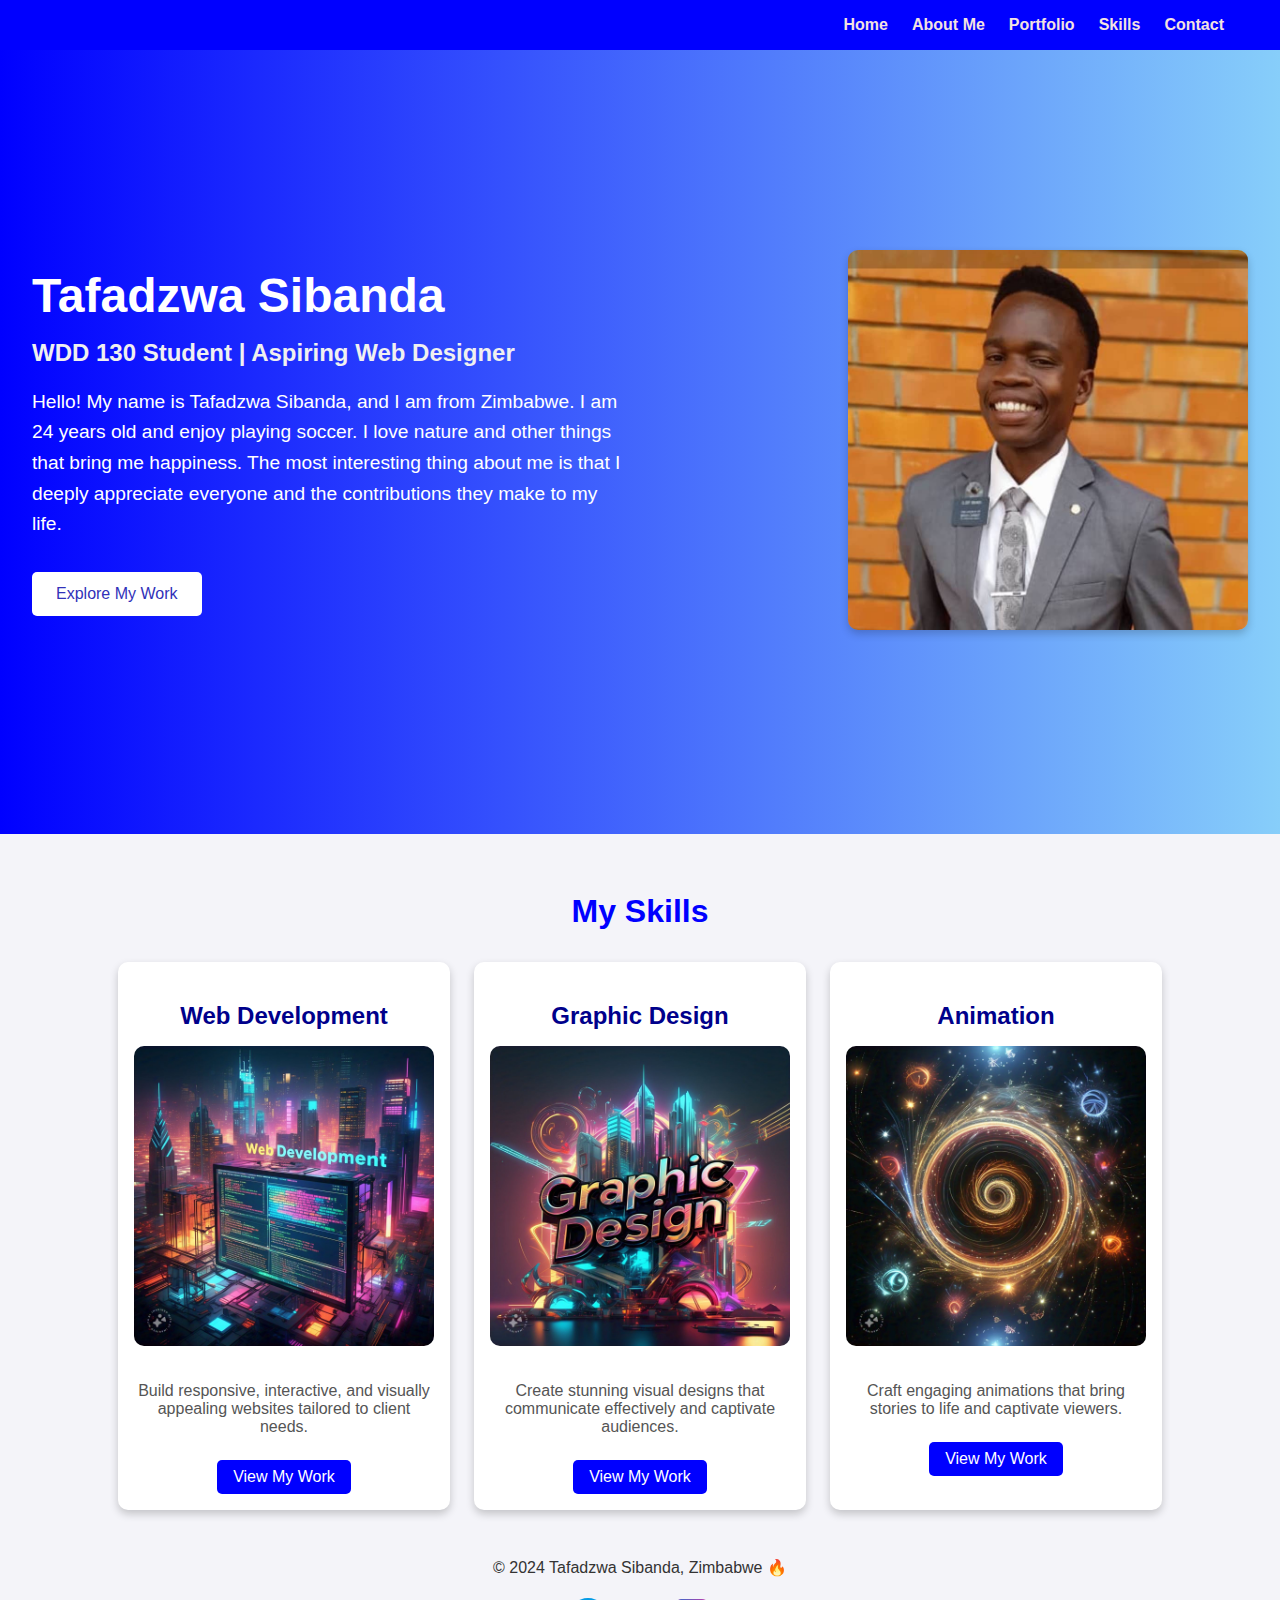
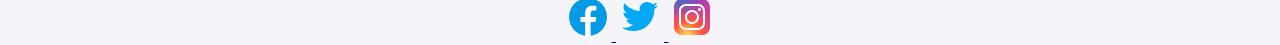
<file: index.html>
<!DOCTYPE html>
<html lang="en-US">
<head>
  <meta charset="utf-8">
  <meta name="viewport" content="width=device-width, initial-scale=1.0">
  <meta name="description" content="Explore the wonderful world of Tafadzwa Sibanda. This page showcases his exciting journey as he pursues his degree to become a professional Web Designer in WDD 130.">
  <meta name="author" content="Tafadzwa Sibanda">
  <title>Tafadzwa Sibanda | WDD 130</title>
  <link rel="stylesheet" href="Styles/styles.css">
</head>
<body>
  <header>
    <nav>
      <ul class="navbar">
        <li><a href="index.html">Home</a></li>
        <li><a href="about.html">About Me</a></li>
        <li><a href="portfolio.html">Portfolio</a></li>
        <li><a href="Skills.html">Skills</a></li>
        <li><a href="Contact.html">Contact</a></li>
      </ul>
    </nav>
  </header>


  <main>
    <section class="hero">
      <div class="hero-content">
        <h1>Tafadzwa Sibanda</h1>
        <h2>WDD 130 Student | Aspiring Web Designer</h2>
        <p>
          Hello! My name is Tafadzwa Sibanda, and I am from Zimbabwe. I am 24 years old and enjoy playing soccer.
          I love nature and other things that bring me happiness. The most interesting thing about me is that I
          deeply appreciate everyone and the contributions they make to my life.
        </p>
      <a href="#my-skills">  <button class="cta-button">Explore My Work</button></a>
      </div>
      <div class="hero-image">
        <img src="images/taffy.jpeg" alt="Tafadzwa Sibanda">
      </div>
    </section>
  </main>

  <div class="top-skills" id="my-skills">
    <h2>My Skills</h2>
    <div class="card-container">
      <div class="card">
        <h3>Web Development</h3>
        <img src="images/WebDev1.jpeg" alt="Web Development">
        <p>
          Build responsive, interactive, and visually appealing websites tailored to client needs.
        </p>
        <button class="view-work-btn">View My Work</button>
      </div>
      <div class="card">
        <h3>Graphic Design</h3>
        <img src="images/GraphicDesign.jpeg" alt="Graphic Design">
        <p>
          Create stunning visual designs that communicate effectively and captivate audiences.
        </p>
        <button class="view-work-btn">View My Work</button>
      </div>
      <div class="card">
        <h3>Animation</h3>
        <img src="images/Animation.jpeg" alt="Animation">
        <p>
          Craft engaging animations that bring stories to life and captivate viewers.
        </p>
        <button class="view-work-btn">View My Work</button>
      </div>
    </div>
  </div>

  <footer>
    <p>&copy; 2024 Tafadzwa Sibanda, Zimbabwe &#x1F525;</p>
    <nav class="sociallinks">
      <a href="https://facebook.com" target="_blank">
          <img src="images/facebook.svg" alt="Facebook">
      </a>
      <a href="https://twitter.com" target="_blank">
          <img src="images/twitter.svg" alt="Twitter">
      </a>
      <a href="https://instagram.com" target="_blank">
          <img src="images/instagram.svg" alt="Instagram">
    </a>
  </footer>
</body>
</html>
</file>
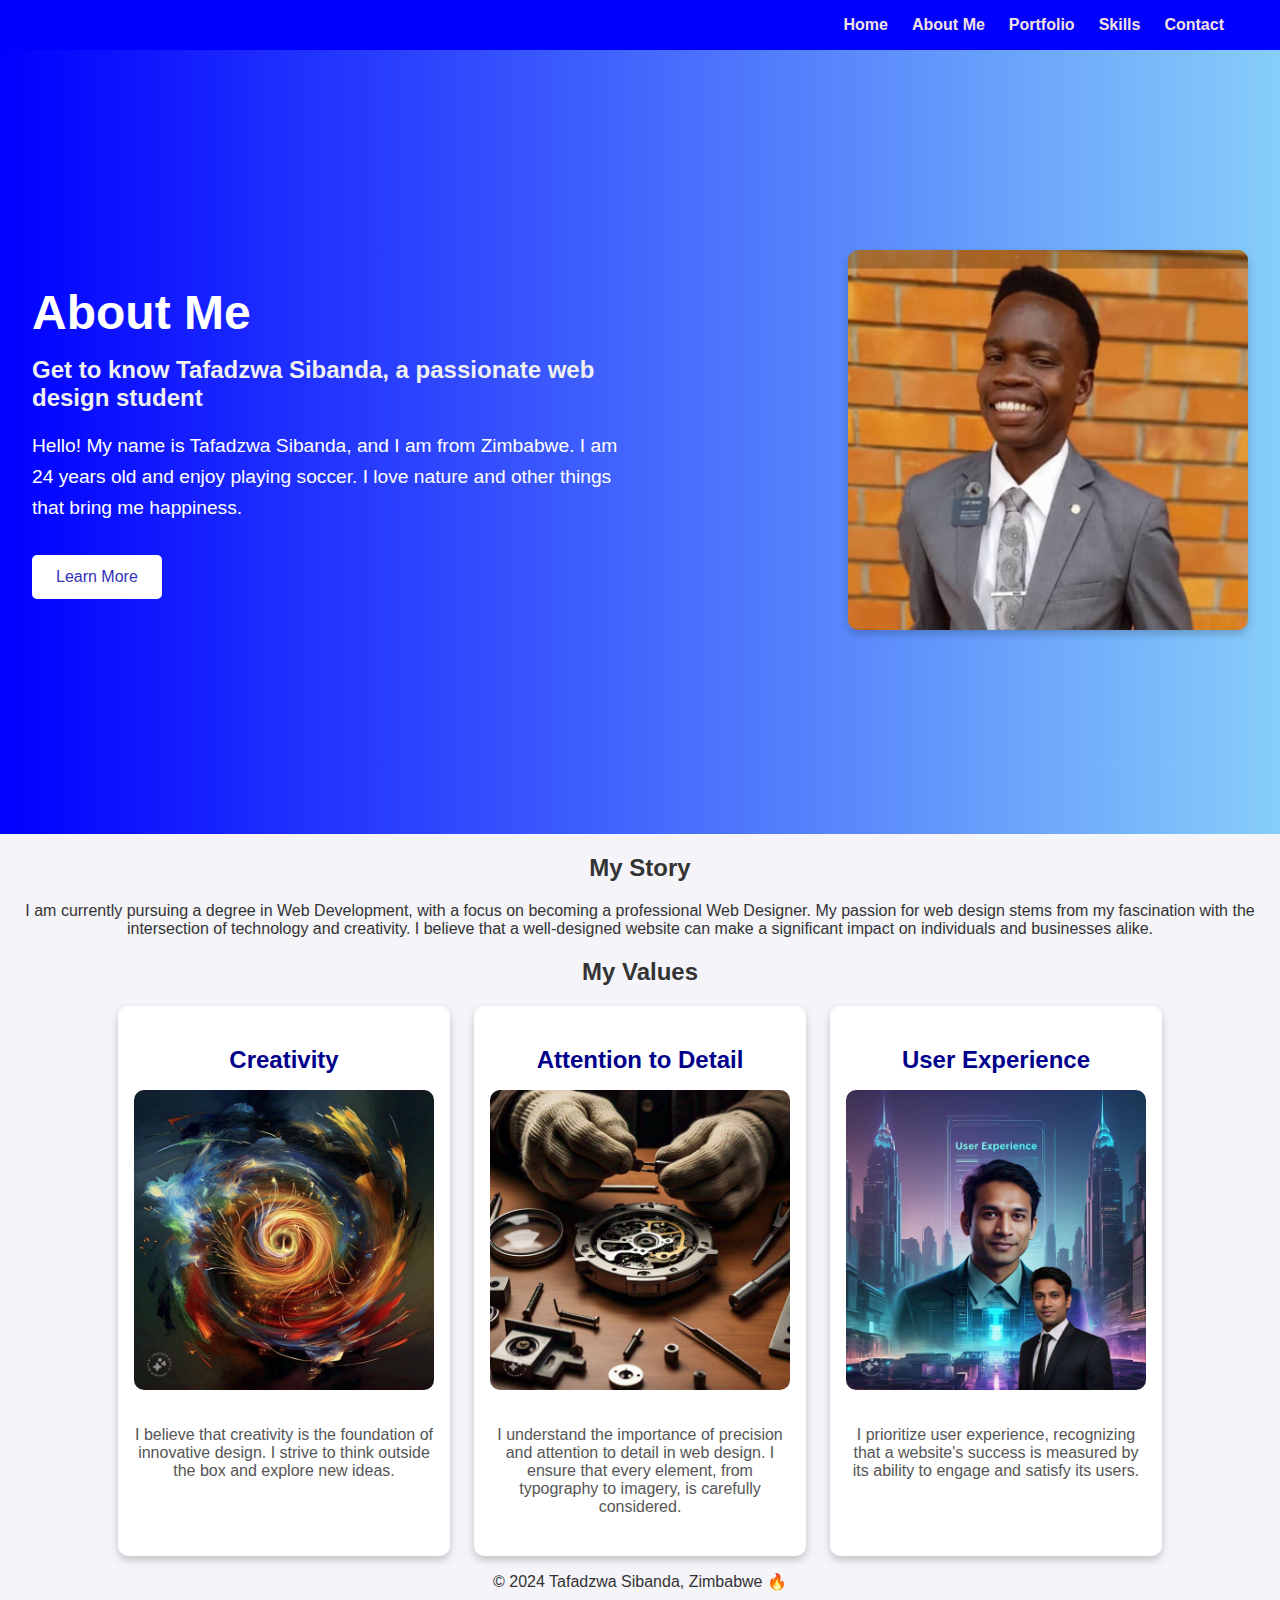
<file: about.html>
<!DOCTYPE html>
<html lang="en-US">
<head>
<meta charset="utf-8">
<meta name="viewport" content="width=device-width, initial-scale=1.0">
<meta name="description" content="Learn more about Tafadzwa Sibanda, a student and aspiring web designer.">
<meta name="author" content="Tafadzwa Sibanda">
<title>Tafadzwa Sibanda | About Me</title>
<link rel="stylesheet" href="Styles/styles.css">
</head>
<body>
<header>
<nav>
<ul class="navbar">
<li><a href="index.html">Home</a></li>
<li><a href="about.html">About Me</a></li>
<li><a href="portfolio.html">Portfolio</a></li>
<li><a href="Skills.html">Skills</a></li>
<li><a href="Contact.html">Contact</a></li>
</ul>
</nav>
</header>
<main>
<section class="hero">
<div class="hero-content">
<h1>About Me</h1>
<h2>Get to know Tafadzwa Sibanda, a passionate web design student</h2>
<p>Hello! My name is Tafadzwa Sibanda, and I am from Zimbabwe. I am 24 years old and enjoy playing soccer. I love nature and other things that bring me happiness.</p>
<a href="#my-story">
<button class="cta-button">Learn More</button>
</a>
</div>
<div class="hero-image">
<img src="images/taffy.jpeg" alt="Tafadzwa Sibanda">
</div>
</section>
<section class="about-me" id="my-story">
<h2>My Story</h2>
<p>I am currently pursuing a degree in Web Development, with a focus on becoming a professional Web Designer. My passion for web design stems from my fascination with the intersection of technology and creativity. I believe that a well-designed website can make a significant impact on individuals and businesses alike.</p>
<h2>My Values</h2>
<div class="card-container">
<div class="card">
<h3>Creativity</h3>
<img src="images/Creativity.jpg" alt="Creativity">
<p>I believe that creativity is the foundation of innovative design. I strive to think outside the box and explore new ideas.</p>
</div>
<div class="card">
<h3>Attention to Detail</h3>
<img src="images/attention.jpg" alt="Attention to Detail">
<p>I understand the importance of precision and attention to detail in web design. I ensure that every element, from typography to imagery, is carefully considered.</p>
</div>
<div class="card">
<h3>User Experience</h3>
<img src="images/USER EXPERIENCE.jpg" alt="User Experience">
<p>I prioritize user experience, recognizing that a website's success is measured by its ability to engage and satisfy its users.</p>
</div>
</div>
</section>
</main>
<footer>
<p>&copy; 2024 Tafadzwa Sibanda, Zimbabwe &#x1F525;</p>
</footer>
</body>
</html>
</file>
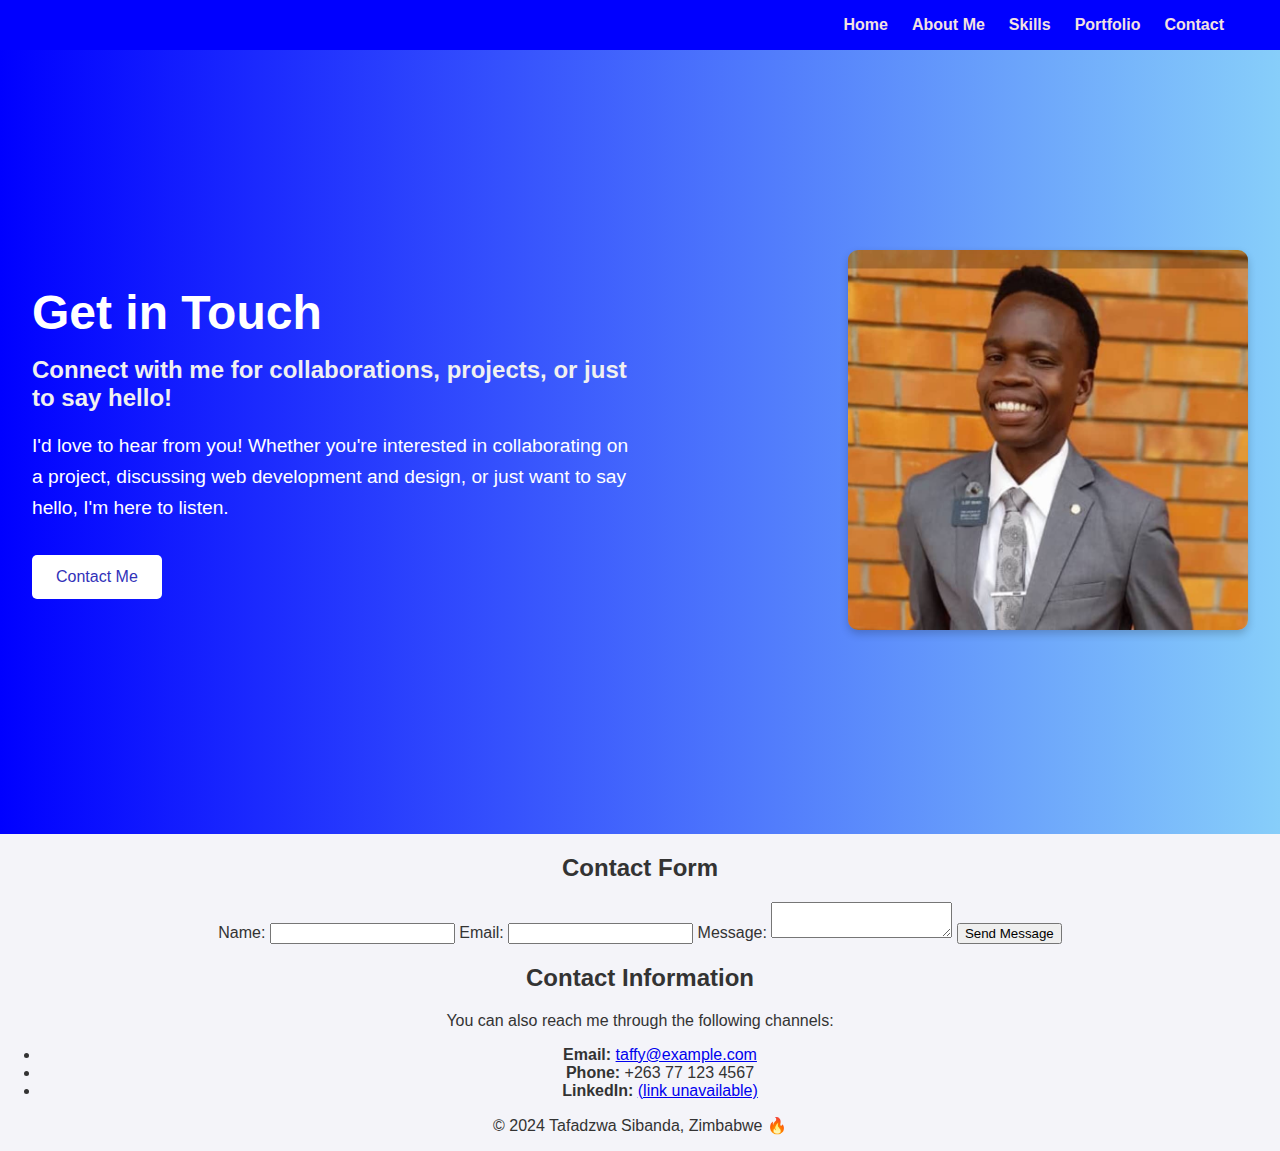
<file: Contact.html>
<!DOCTYPE html>
<html lang="en-US">
<head>
<meta charset="utf-8">
<meta name="viewport" content="width=device-width, initial-scale=1.0">
<meta name="description" content="Get in touch with Tafadzwa Sibanda, a web development student and aspiring web designer.">
<meta name="author" content="Tafadzwa Sibanda">
<title>Tafadzwa Sibanda | Contact</title>
<link rel="stylesheet" href="Styles/styles.css">
</head>
<body>
<header>
<nav>
<ul class="navbar">
<li><a href="index.html">Home</a></li>
<li><a href="about-me.html">About Me</a></li>
<li><a href="skills.html">Skills</a></li>
<li><a href="portfolio.html">Portfolio</a></li>
<li><a href="Contact.html">Contact</a></li>
</ul>
</nav>
</header>
<main>
<section class="hero">
<div class="hero-content">
<h1>Get in Touch</h1>
<h2>Connect with me for collaborations, projects, or just to say hello!</h2>
<p>I'd love to hear from you! Whether you're interested in collaborating on a project, discussing web development and design, or just want to say hello, I'm here to listen.</p>
<a href="#contact-form">
<button class="cta-button">Contact Me</button>
</a>
</div>
<div class="hero-image">
<img src="images/taffy.jpeg" alt="Tafadzwa Sibanda">
</div>
</section>
<section class="contact" id="contact-form">
<h2>Contact Form</h2>
<form>
<label for="name">Name:</label>
<input type="text" id="name" name="name">


<label for="email">Email:</label>
<input type="email" id="email" name="email">


<label for="message">Message:</label>
<textarea id="message" name="message"></textarea>


<input type="submit" value="Send Message">
</form>
</section>
<section class="contact-info">
<h2>Contact Information</h2>
<p>You can also reach me through the following channels:</p>
<ul>
<li><strong>Email:</strong> <a href="mailto:taffy@example.com">taffy@example.com</a></li>
<li><strong>Phone:</strong> +263 77 123 4567</li>
<li><strong>LinkedIn:</strong> <a href="#" target="_blank">(link unavailable)</a></li>
</ul>
</section>
</main>
<footer>
<p>&copy; 2024 Tafadzwa Sibanda, Zimbabwe &#x1F525;</p>
</footer>
</body>
</html>
</file>
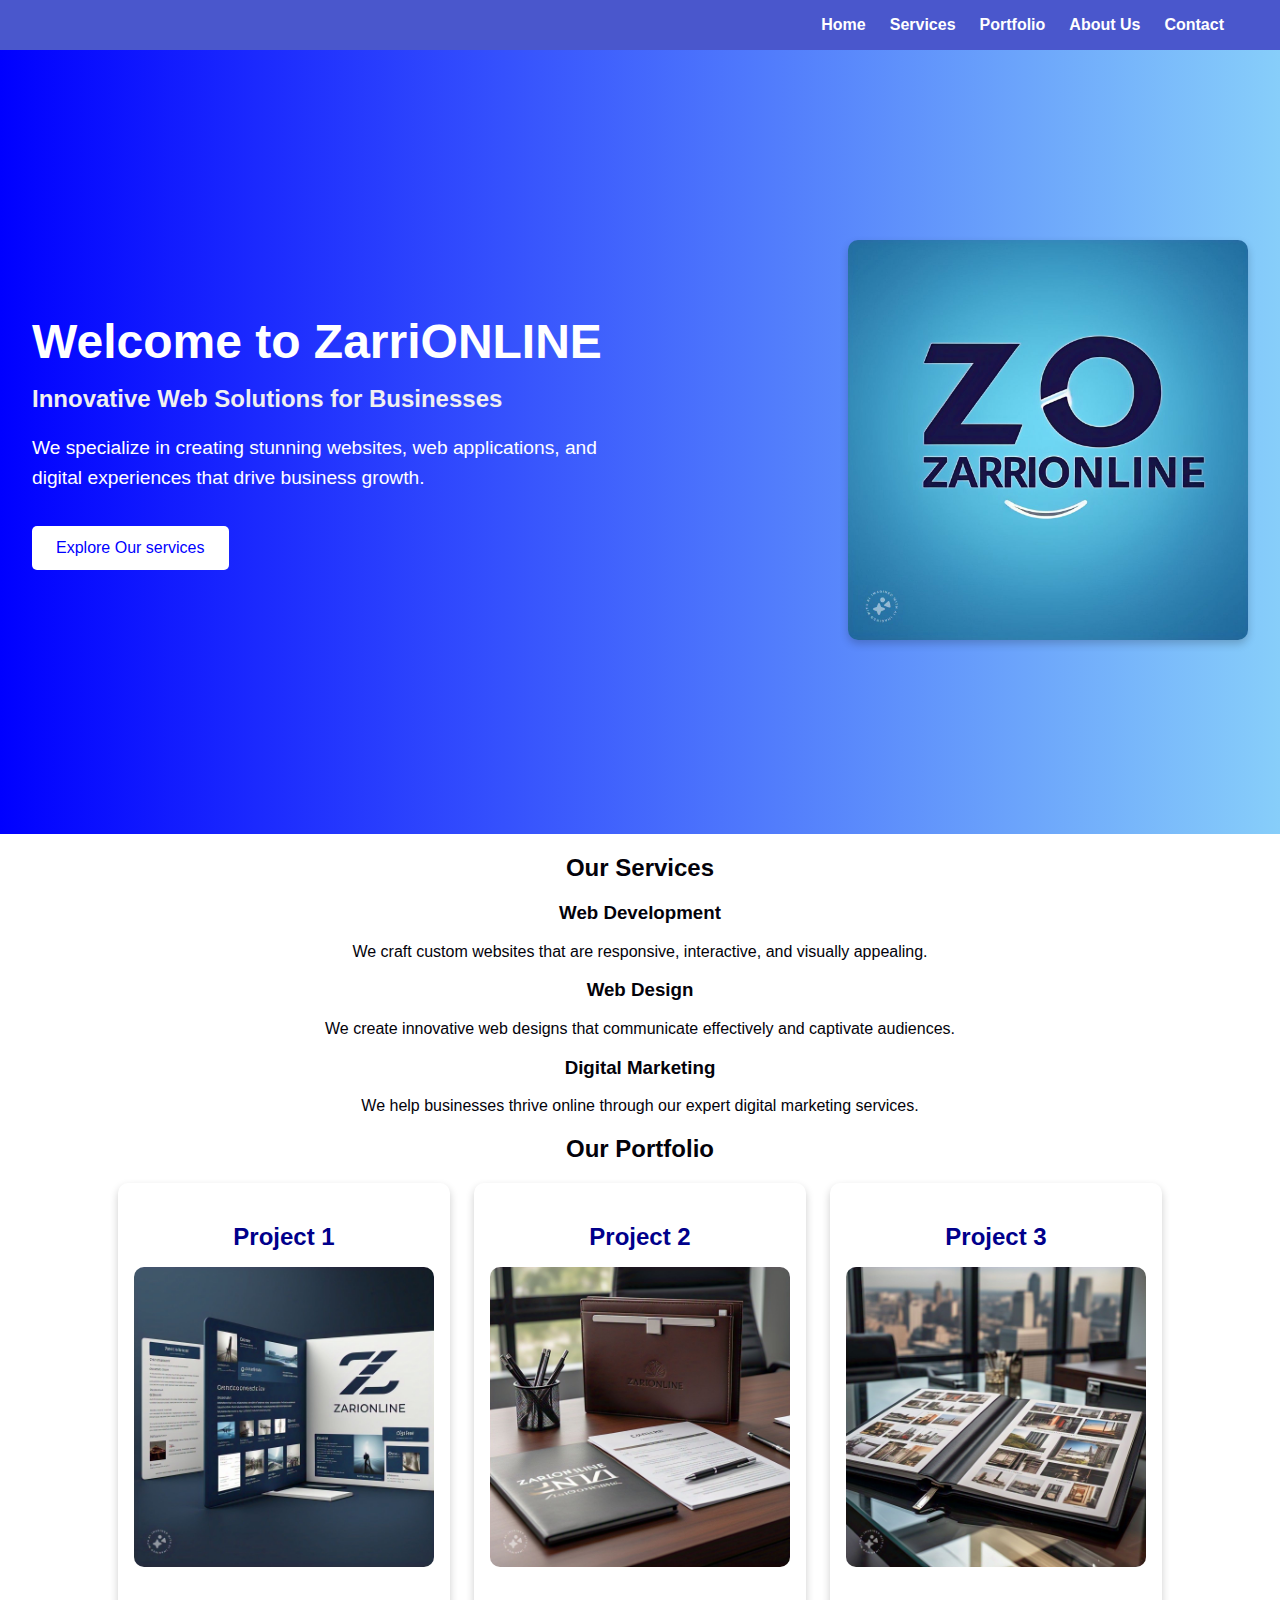
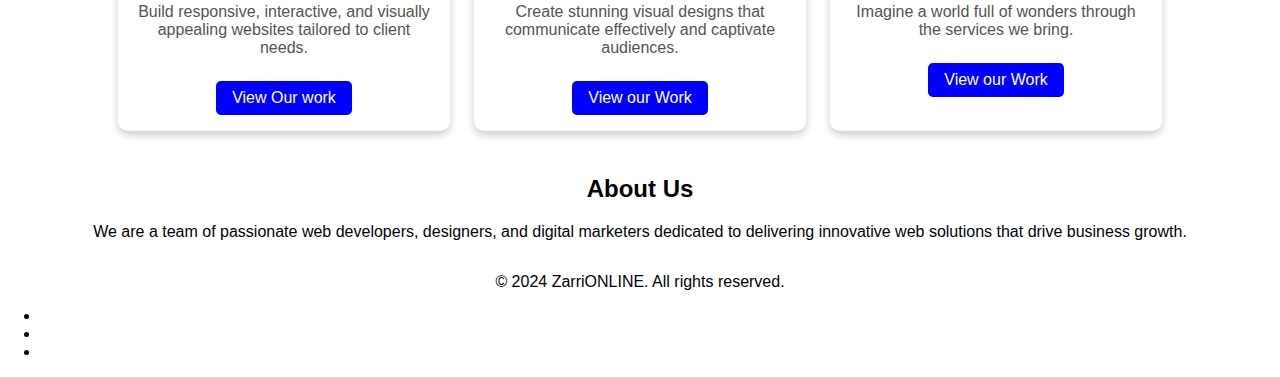
<file: index2.html>
<!DOCTYPE html>
<html lang="en-US">
    <head>

      <meta charset="utf-8">
      <meta name="viewport" content="width=device-width, initial-scale=1.0">
      <meta name="description" content="ZarriONLINE - Innovative Web Solutions for Businesses">
      <meta name="author" content="ZarriONLINE">
      <title>ZarriONLINE - Web Solutions for Businesses</title>
      <link rel="stylesheet" href="Styles/Styles2.css">
    </head>
 <body>
   <header>
     <nav>
       <ul class="navbar">
         <li><a href="#">Home</a></li>
         <li><a href="#services">Services</a></li>
         <li><a href="#portfolio">Portfolio</a></li>
         <li><a href="#about">About Us</a></li>
         <li><a href="#contact">Contact</a></li>
       </ul>
     </nav>
   </header>
   <main>
    <section class="hero">
      <div class="hero-content">
         <h1>Welcome to ZarriONLINE</h1>
         <h2>Innovative Web Solutions for Businesses</h2>
         <p>We specialize in creating stunning websites, web applications, and digital experiences that drive business growth.</p>
         <a href="#our-services">  <button class="cta-button">Explore Our services</button></a> 
        </div>
      <div class="hero-image">
        <img src="images/zarri.jpg" alt="ZarriONLINE">
      </div>
   </section>
<section class="services" id="services">
<h2>Our Services</h2>
<div class="service-cards">
<div class="service-card">
<i class="fas fa-code"></i>
<h3>Web Development</h3>
<p>We craft custom websites that are responsive, interactive, and visually appealing.</p>
</div>
<div class="service-card">
<i class="fas fa-paint-brush"></i>
<h3>Web Design</h3>
<p>We create innovative web designs that communicate effectively and captivate audiences.</p>
</div>
<div class="service-card">
<i class="fas fa-chart-line"></i>
<h3>Digital Marketing</h3>
<p>We help businesses thrive online through our expert digital marketing services.</p>
</div>
</div>
</section>
<div class="Portfolio" id="Portfolio">
  <h2>Our Portfolio</h2>
  <div class="card-container">
    <div class="card">
      <h3>Project 1</h3>
      <img src="images/port1.jpeg" alt="Web Development">
      <p>
        Build responsive, interactive, and visually appealing websites tailored to client needs.
      </p>
      <button class="view-work-btn">View Our work</button>
    </div>
    <div class="card">
      <h3>Project 2</h3>
      <img src="images/port2.jpeg" alt="Graphic Design">
      <p>
        Create stunning visual designs that communicate effectively and captivate audiences.
      </p>
      <button class="view-work-btn">View our Work</button>
    </div>
    <div class="card">
      <h3>Project 3</h3>
      <img src="images/port3.jpeg" alt="Animation">
    <p>Imagine a world full of wonders through the services we bring.</p>
    <button class="view-work-btn">View our Work</button>
</div>

<section class="about" id="about">
  <h2>About Us</h2>
  <p>We are a team of passionate web developers, designers, and digital marketers dedicated to delivering innovative web solutions that drive business growth.</p>
</section>

</main>
<footer>
<p>&copy; 2024 ZarriONLINE. All rights reserved.</p>
<ul class="social-media">
<li><a href="#"><i class="fab fa-facebook-f"></i></a></li>
<li><a href="#"><i class="fab fa-twitter"></i></a></li>
<li><a href="#"><i class="fab fa-linkedin-in"></i></a></li>
</ul>
</footer>
</body>
</html>
</file>
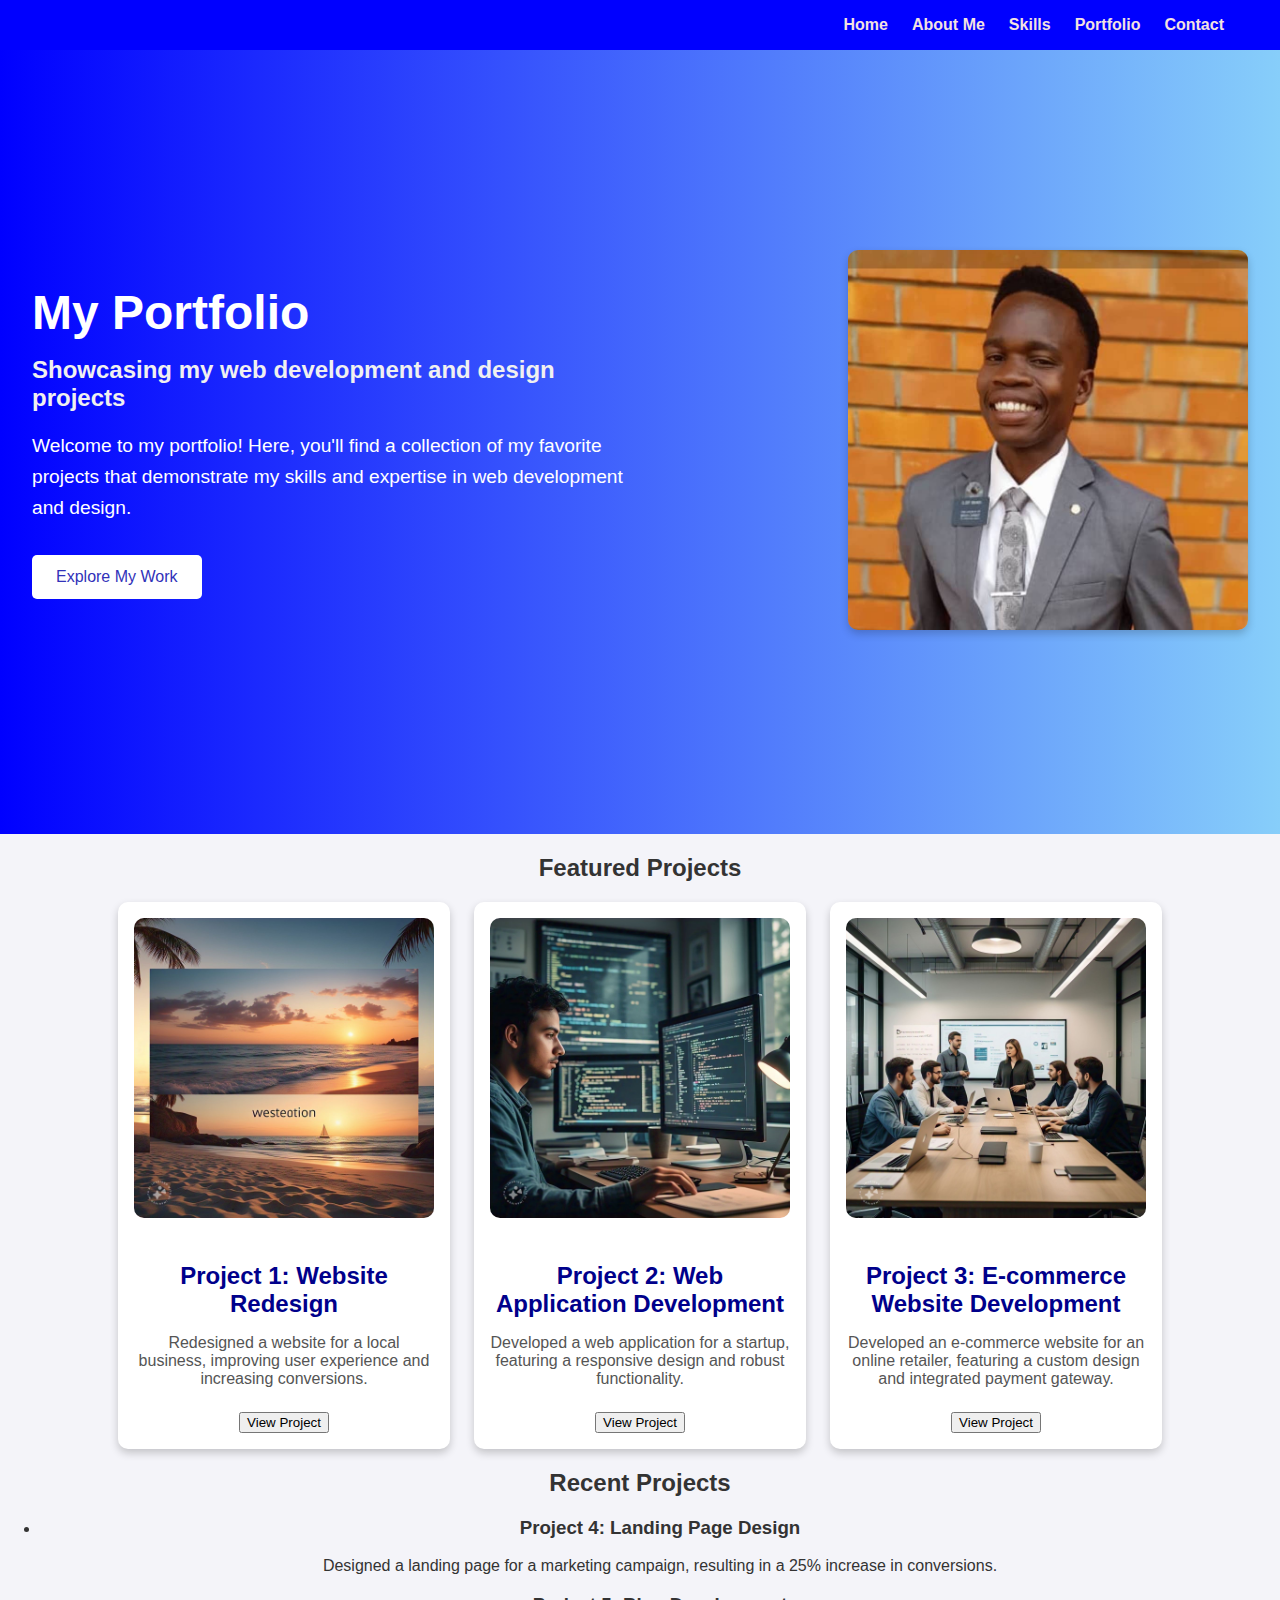
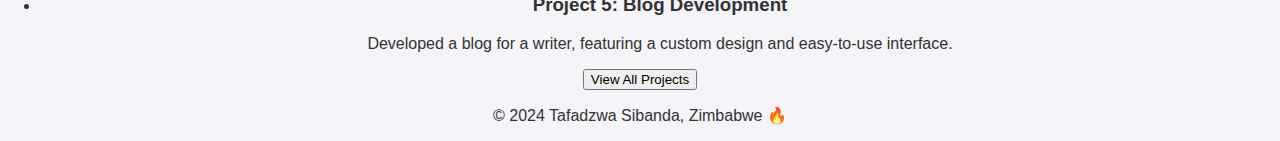
<file: portfolio.html>
<!DOCTYPE html>
<html lang="en-US">
<head>
<meta charset="utf-8">
<meta name="viewport" content="width=device-width, initial-scale=1.0">
<meta name="description" content="Explore Tafadzwa Sibanda's portfolio, featuring web development and design projects.">
<meta name="author" content="Tafadzwa Sibanda">
<title>Tafadzwa Sibanda | Portfolio</title>
<link rel="stylesheet" href="Styles/styles.css">
</head>
<body>
<header>
<nav>
<ul class="navbar">
<li><a href="index.html">Home</a></li>
<li><a href="about.html">About Me</a></li>
<li><a href="skills.html">Skills</a></li>
<li><a href="portfolio.html">Portfolio</a></li>
<li><a href="contact.html">Contact</a></li>
</ul>
</nav>
</header>
<main>
<section class="hero">
<div class="hero-content">
<h1>My Portfolio</h1>
<h2>Showcasing my web development and design projects</h2>
<p>Welcome to my portfolio! Here, you'll find a collection of my favorite projects that demonstrate my skills and expertise in web development and design.</p>
<a href="#projects">
<button class="cta-button">Explore My Work</button>
</a>
</div>
<div class="hero-image">
<img src="images/taffy.jpeg" alt="Tafadzwa Sibanda">
</div>
</section>

<section class="portfolio" id="projects">
<h2>Featured Projects</h2>
<div class="card-container">
<div class="card">
<img src="images/website.jpeg" alt="Project 1">
<h3>Project 1: Website Redesign</h3>
<p>Redesigned a website for a local business, improving user experience and increasing conversions.</p>
<button class="view-project-btn">View Project</button>
</div>
<div class="card">
<img src="images/web development.jpeg" alt="Project 2">
<h3>Project 2: Web Application Development</h3>
<p>Developed a web application for a startup, featuring a responsive design and robust functionality.</p>
<button class="view-project-btn">View Project</button>
</div>
<div class="card">
<img src="images/E-comm.jpeg" alt="Project 3">
<h3>Project 3: E-commerce Website Development</h3>
<p>Developed an e-commerce website for an online retailer, featuring a custom design and integrated payment gateway.</p>
<button class="view-project-btn">View Project</button>
</div>
</div>
</section>
<section class="recent-projects">
<h2>Recent Projects</h2>
<ul>
<li>
<h3>Project 4: Landing Page Design</h3>
<p>Designed a landing page for a marketing campaign, resulting in a 25% increase in conversions.</p>
</li>
<li>
<h3>Project 5: Blog Development</h3>
<p>Developed a blog for a writer, featuring a custom design and easy-to-use interface.</p>
</li>
</ul>
<button class="view-all-projects-btn">View All Projects</button>
</section>
</main>
<footer>
<p>&copy; 2024 Tafadzwa Sibanda, Zimbabwe &#x1F525;</p>
</footer>
</body>
</html>
</file>
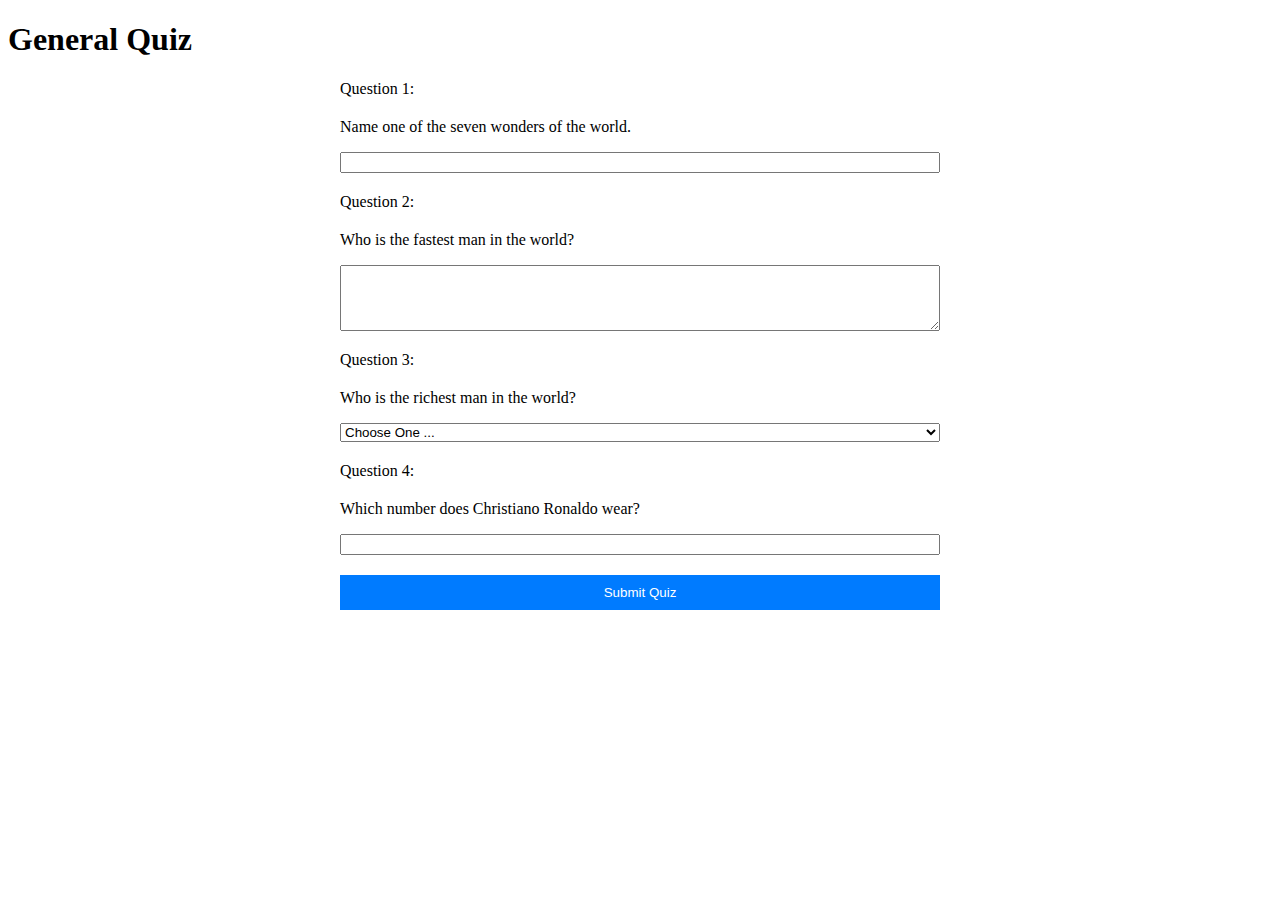
<file: quiz.html>
<!DOCTYPE html>
<html lang="en">
<head>
    <meta charset="UTF-8">
    <meta name="viewport" content="width=device-width, initial-scale=1.0">
    <title>General Quiz</title>
    <link rel="stylesheet" href="styles/quiz.css">
</head>
<body>
    <h1>General Quiz</h1>
    <form action="#" method="post">
        <div class="question">
            <label for="q1">Question 1:</label>
            <p>Name one of the seven wonders of the world.</p>
            <input type="text" id="q1" name="q1">
        </div>
        <div class="question">
            <label for="q2">Question 2:</label>
            <p>Who is the fastest man in the world?</p>
            <textarea id="q2" name="q2" rows="4"></textarea>
        </div>
        <div class="question">
            <label for="q3">Question 3:</label>
            <p>Who is the richest man in the world?</p>
            <select id="q3" name="q3">
                <option value="" selected disabled>Choose One ...</option>
                <option value="option1">Bill Gates</option>
                <option value="option2">Mark Zurgabak</option>
                <option value="option3">Donald Trump</option>
            </select>
        </div>
        <div class="question">
            <label for="q4">Question 4:</label>
            <p>Which number does Christiano Ronaldo wear?</p>
            <input type="number" id="q4" name="q4">
        </div>
        <button type="submit">Submit Quiz</button>
    </form>
</body>
</html>
</file>
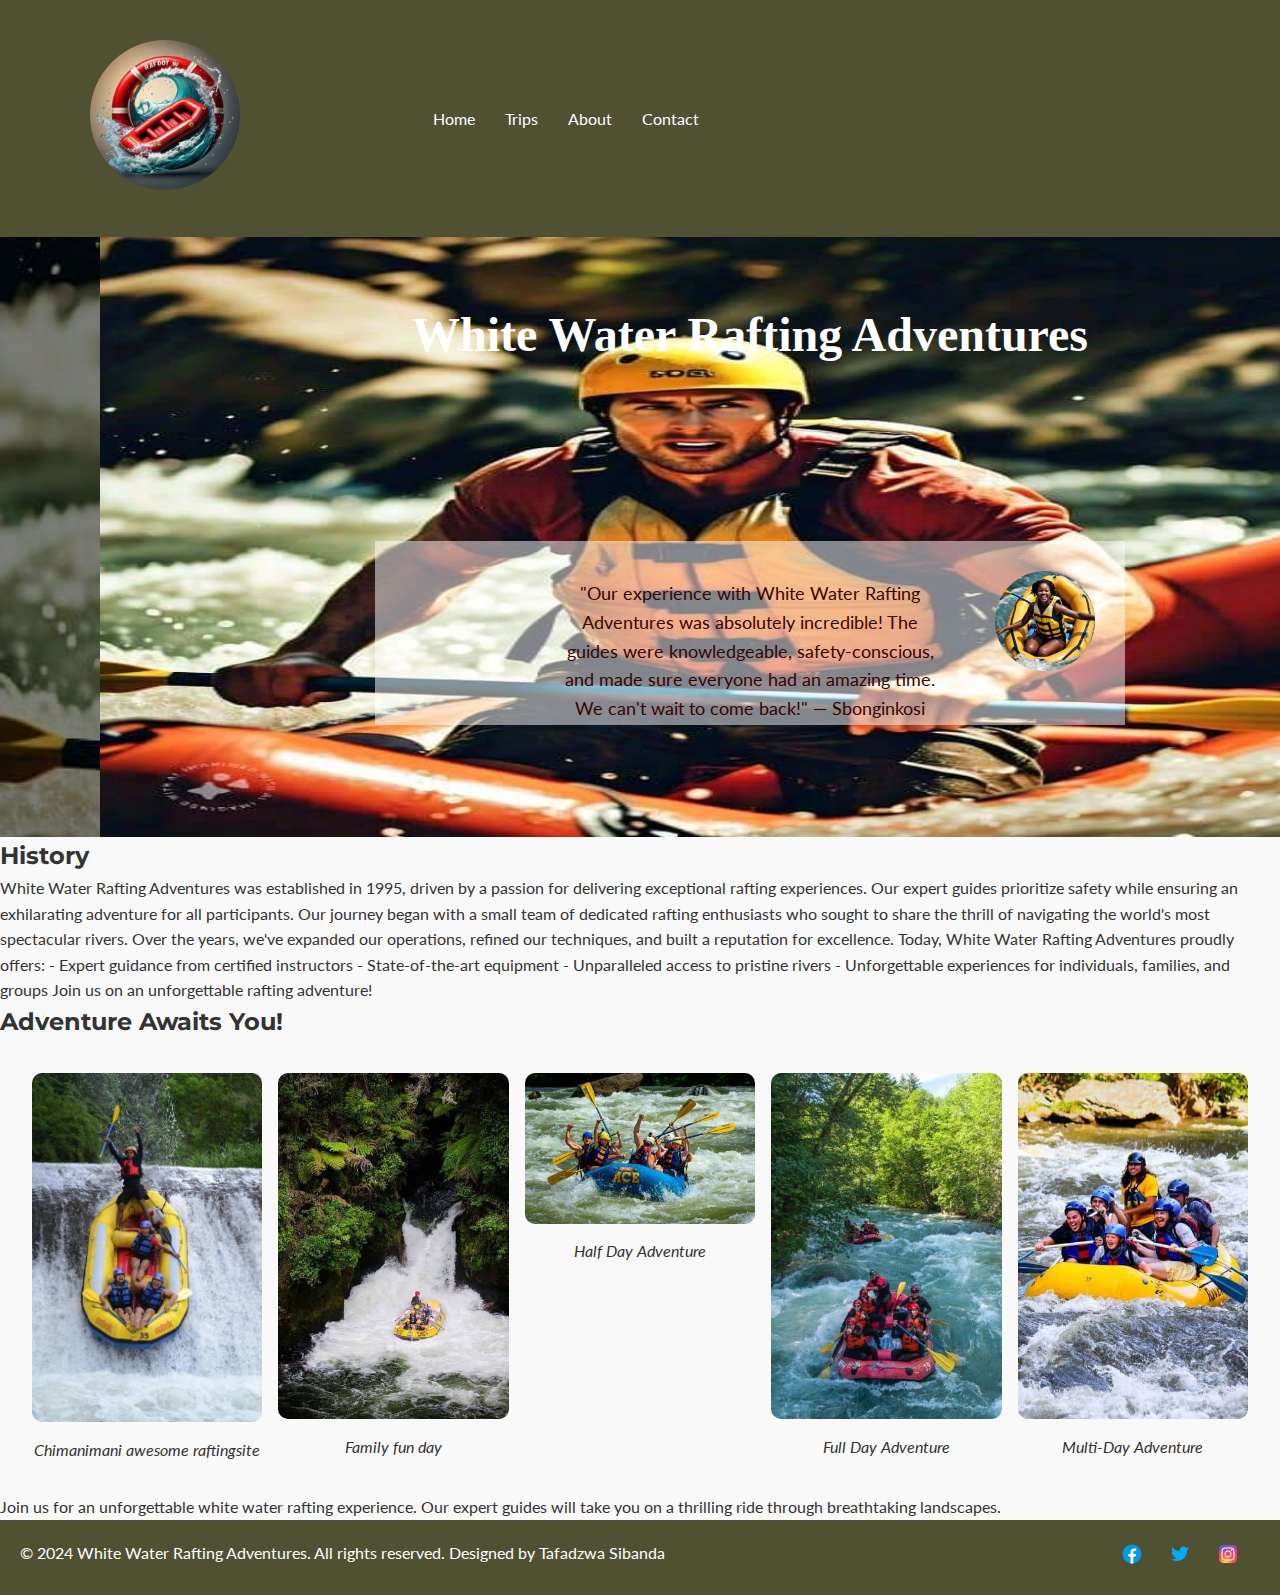
<file: wwr/about.html>
<!DOCTYPE html>
<html lang="en">
<head>
    <meta charset="UTF-8">
    <meta name="viewport" content="width=device-width, initial-scale=1.0">
    <meta name="description" content="Discover the history, adventures, and unforgettable experiences offered by White Water Rafting Adventures. Join us for thrilling rafting trips!">
    <meta name="author" content="Tafadzwa Sibanda">
    <title>White Water Rafting - About Us</title>
    <link rel="stylesheet" href="Styles/rafting.css">
    <link rel="preconnect" href="https://fonts.googleapis.com">
    <link rel="preconnect" href="https://fonts.gstatic.com" crossorigin>
    <link rel="stylesheet" href="https://fonts.googleapis.com/css2?family=Lato:ital,wght@0,400;0,700&display=swap">
    <link rel="stylesheet" href="https://fonts.googleapis.com/css2?family=Montserrat:wght@400;700&display=swap">
    <link rel="stylesheet" href="https://fonts.googleapis.com/css2?family=Open+Sans:ital,wght@0,300;0,400;0,600;0,700;1,300;1,400;1,600;1,700&display=swap">

    </head>
<body>
    <header>
        <div class="logo-container">
        <img src="images/wwr-logo.png" alt="White Water Rafting Logo" class="logo">
        </div>
        <nav class="nav-center">
            <ul>
              <li><a href="../index.html">Home</a></li>
              <li><a href="trips.html">Trips</a></li>
              <li><a href="about.html">About</a></li>
              <li><a href="contact.html">Contact</a></li>
            </ul>
          </nav>
    </header>
    <main>
        <div class="hero">
            <img src="images/hero-image.jpeg" alt="White Water Rafting Hero Image" height="600" width="1400">
            <div class="hero-content">
              <h1 class="hero-title">White Water Rafting Adventures</h1>
              <article class="happy-client">
                <img src="images/happy-client.jpeg" alt="Happy Client">
                <p>"Our experience with White Water Rafting Adventures was absolutely incredible! The guides were knowledgeable, safety-conscious, and made sure everyone had an amazing time. We can't wait to come back!" — Sbonginkosi </p>
              </article>
            </div>
          </div>
        <section>
            <h2>History</h2>
            <p>White Water Rafting Adventures was established in 1995, driven by a passion for delivering exceptional rafting experiences. Our expert guides prioritize safety while ensuring an exhilarating adventure for all participants.

                Our journey began with a small team of dedicated rafting enthusiasts who sought to share the thrill of navigating the world's most spectacular rivers. Over the years, we've expanded our operations, refined our techniques, and built a reputation for excellence.
                
                Today, White Water Rafting Adventures proudly offers:
                
                - Expert guidance from certified instructors
                - State-of-the-art equipment
                - Unparalleled access to pristine rivers
                - Unforgettable experiences for individuals, families, and groups
                
                Join us on an unforgettable rafting adventure!</p>
        </section>
        <div>
            <h2>Adventure Awaits You!</h2>
            <div class="adventures">
             <figure>
              <img src="images/raft1.jpeg" alt="Rafting Image 1" width="250" height="300">
              <figcaption>Chimanimani awesome raftingsite</figcaption>
             </figure>

             <figure>
              <img src="images/raft2.jpeg" alt="Rafting Image 2" width="250" height="300">
              <figcaption>Family fun day</figcaption>
             </figure>

             <figure>
              <img src="images/raft3.jpeg" alt="Rafting Image 3" width="250" height="300">
              <figcaption>Half Day Adventure</figcaption>
             </figure>
        
             <figure>
              <img src="images/raft4.jpeg" alt="Rafting Image 4" width="250" height="300">
              <figcaption>Full Day Adventure</figcaption>
             </figure>

             <figure>
              <img src="images/rafting5.jpeg" alt="Rafting Image 5" width="250" height="300">
              <figcaption>Multi-Day Adventure</figcaption>
             </figure>
            </div>

             <div class="adventure-callout">

                <p>Join us for an unforgettable white water rafting experience. Our expert guides will take you on a thrilling ride through breathtaking landscapes.</p>
        
              </div>
        </section>
    </main>
    <footer>
        <p>&copy; 2024 White Water Rafting Adventures. All rights reserved. Designed by Tafadzwa Sibanda</p>
        <nav class="sociallinks">
            <a href="https://facebook.com"target="_blank" >
              <img src="images/facebook.svg" alt="Facebook"></a>
            <a href="https://twitter.com"target="_blank" >
              <img src="images/twitter.svg" alt="Twitter"></a>
            <a href="https://instagram.com"target="_blank" >
              <img src="images/instagram.svg" alt="Instagram"></a>
        </nav>
    </footer>
</body>
</html>
</file>
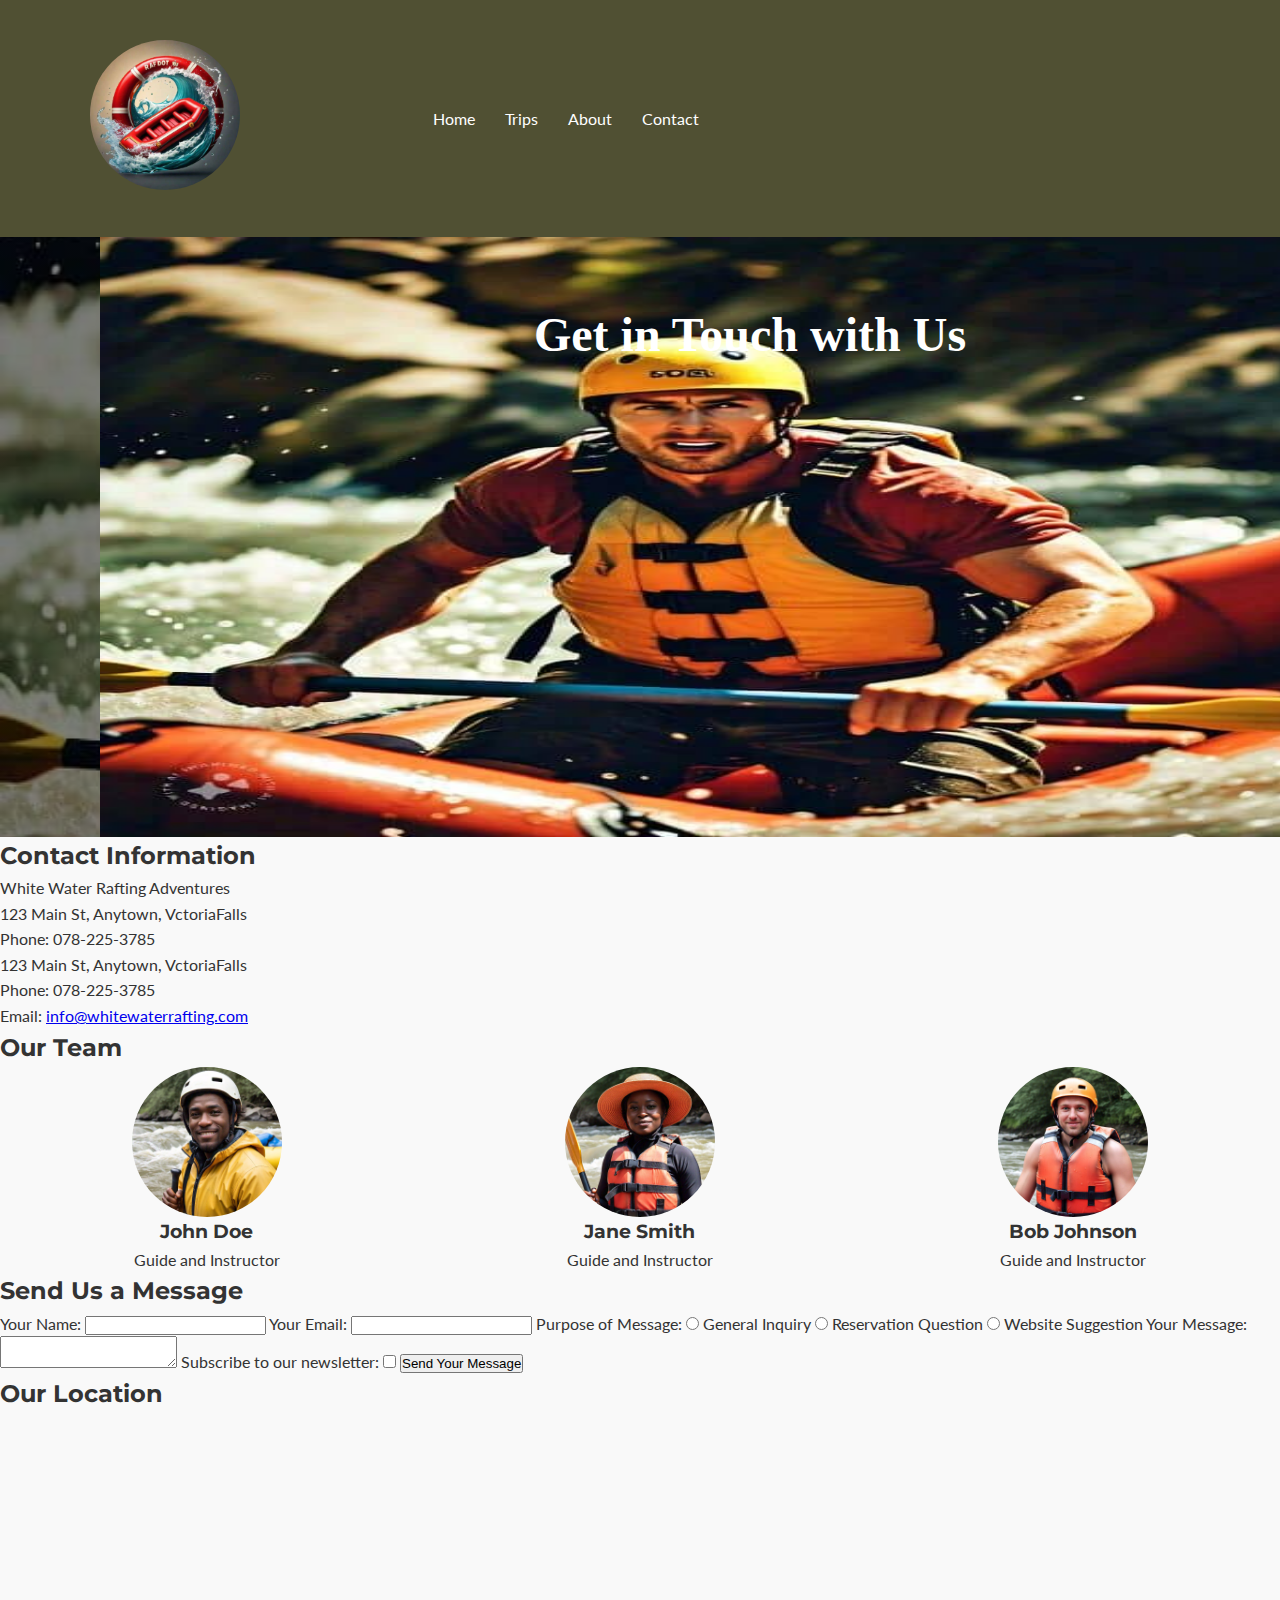
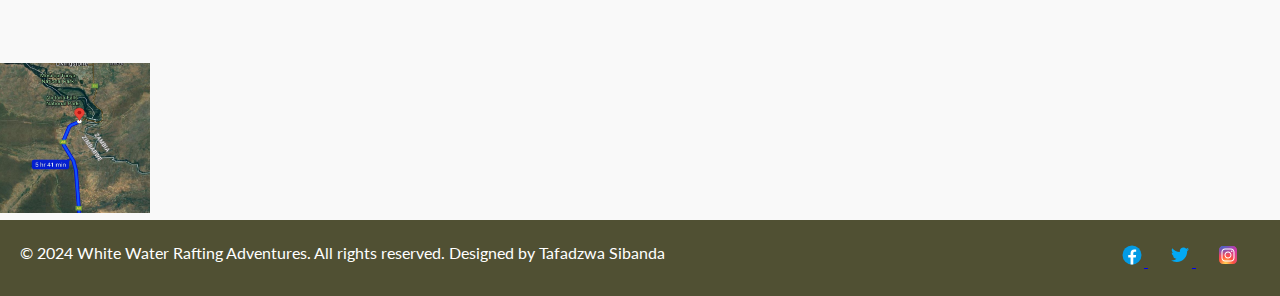
<file: wwr/contact.html>
<!DOCTYPE html>
<html lang="en">
<head>
  <meta charset="UTF-8">
  <meta name="viewport" content="width=device-width, initial-scale=1.0">
  <meta name="description" content="Get in touch with White Water Rafting Adventures. Contact us for more information about our rafting trips and services.">
  <meta name="author" content="Tafadzwa Sibanda">
  <title>White Water Rafting - Contact Us</title>
  
    
  <link rel="preconnect" href="https://fonts.googleapis.com">
  <link rel="preconnect" href="https://fonts.gstatic.com" crossorigin>

  
  <link href="https://fonts.googleapis.com/css2?family=Lato:ital,wght@0,400;0,700&display=swap" rel="stylesheet">
  <link href="https://fonts.googleapis.com/css2?family=Montserrat:wght@400;700&display=swap" rel="stylesheet">
  <link href="https://fonts.googleapis.com/css2?family=Open+Sans:ital,wght@0,300;0,400;0,600;0,700;1,300;1,400;1,600;1,700&display=swap" rel="stylesheet">
 
  <link rel="stylesheet" href="Styles/rafting.css">

  
</head>
<body>
  <header>
    <div class="logo-container">
      <img src="images/wwr-logo.png" alt="White Water Rafting Logo" class="logo">
    </div>
    <nav class="nav-center">
      <ul>
        <li><a href="../index.html">Home</a></li>
        <li><a href="trips.html">Trips</a></li>
        <li><a href="about.html">About</a></li>
        <li><a href="contact.html">Contact</a></li>
      </ul>
    </nav>
  </header>
  
  <main>
    <div class="hero">
      <img src="images/hero-image.jpeg" alt="White Water Rafting Hero Image" height="600" width="1400">
      <div class="hero-content">
        <h1 class="hero-title">Get in Touch with Us</h1>
      </div>
    </div>
    <section>
      <h2>Contact Information</h2>
      <p>White Water Rafting Adventures</p>
      <p>123 Main St, Anytown, VctoriaFalls</p>
      <p>Phone: 078-225-3785</p>
      <p>123 Main St, Anytown, VctoriaFalls</p>
      <p>Phone: 078-225-3785</p>
      <p>Email: <a href="mailto:info@whitewaterrafting.com">info@whitewaterrafting.com</a></p>
     </section>

     <section>
          <h2>Our Team</h2>
           <div class="team-members">
           <div class="team-member">
             <img src="images/team-member-1.jpeg" alt="Team Member 1" width="150" height="150">
               <h3>John Doe</h3>
               <p>Guide and Instructor</p>
           </div>
           <div class="team-member">
             <img src="images/team-member-2.jpeg" alt="Team Member 2" width="150" height="150">
              <h3>Jane Smith</h3>
              <p>Guide and Instructor</p>
           </div>
           <div class="team-member">
             <img src="images/team-member-3.jpeg" alt="Team Member 3" width="150" height="150">
              <h3>Bob Johnson</h3>
              <p>Guide and Instructor</p>
           </div>
          </div>
     </section>
      
      <section>
        <h2>Send Us a Message</h2>
        <form>
          <label for="name_id">Your Name:</label>
          <input type="text" id="name_id" name="name">
          
          <label for="email_id">Your Email:</label>
          <input type="email" id="email_id" name="email">
          
          <label>Purpose of Message:</label>
          <input type="radio" id="general_inquiry_id" name="purpose" value="General Inquiry">
          <label for="general_inquiry_id">General Inquiry</label>
          
          <input type="radio" id="reservation_question_id" name="purpose" value="Reservation Question">
          <label for="reservation_question_id">Reservation Question</label>
          
          <input type="radio" id="website_suggestion_id" name="purpose" value="Website Suggestion">
          <label for="website_suggestion_id">Website Suggestion</label>
          
          <label for="message_id">Your Message:</label>
          <textarea id="message_id" name="message"></textarea>
          
          <label for="subscribe_id">Subscribe to our newsletter:</label>
          <input type="checkbox" id="subscribe_id" name="subscribe">
          
          <button type="submit" id="submit">Send Your Message</button>
        </form>
      </section>
      
        <h2>Our Location</h2>
        <img src="images/map.jpeg" alt="Map of Our Location" width="150" height="150">
        <iframe src="https://maps.app.goo.gl/mP9Y2vDPyky7LeUW7" allowfullscreen title="Our Location Map"
        ></iframe>
      
    
  </main>
    
         
   <footer>
    <p>&copy; 2024 White Water Rafting Adventures. All rights reserved. Designed by Tafadzwa Sibanda</p>
      <nav class="sociallinks">
    <a href="https://facebook.com" target="_blank">
      <img src="images/facebook.svg" alt="Facebook">
      </a>
    <a href="https://twitter.com" target="_blank">
      <img src="images/twitter.svg" alt="Twitter">
      </a>
    <a href="https://instagram.com" target="_blank">
      <img src="images/instagram.svg" alt="Instagram">
      </a>
    </nav>
   </footer>
      
</body>
</html>
</file>
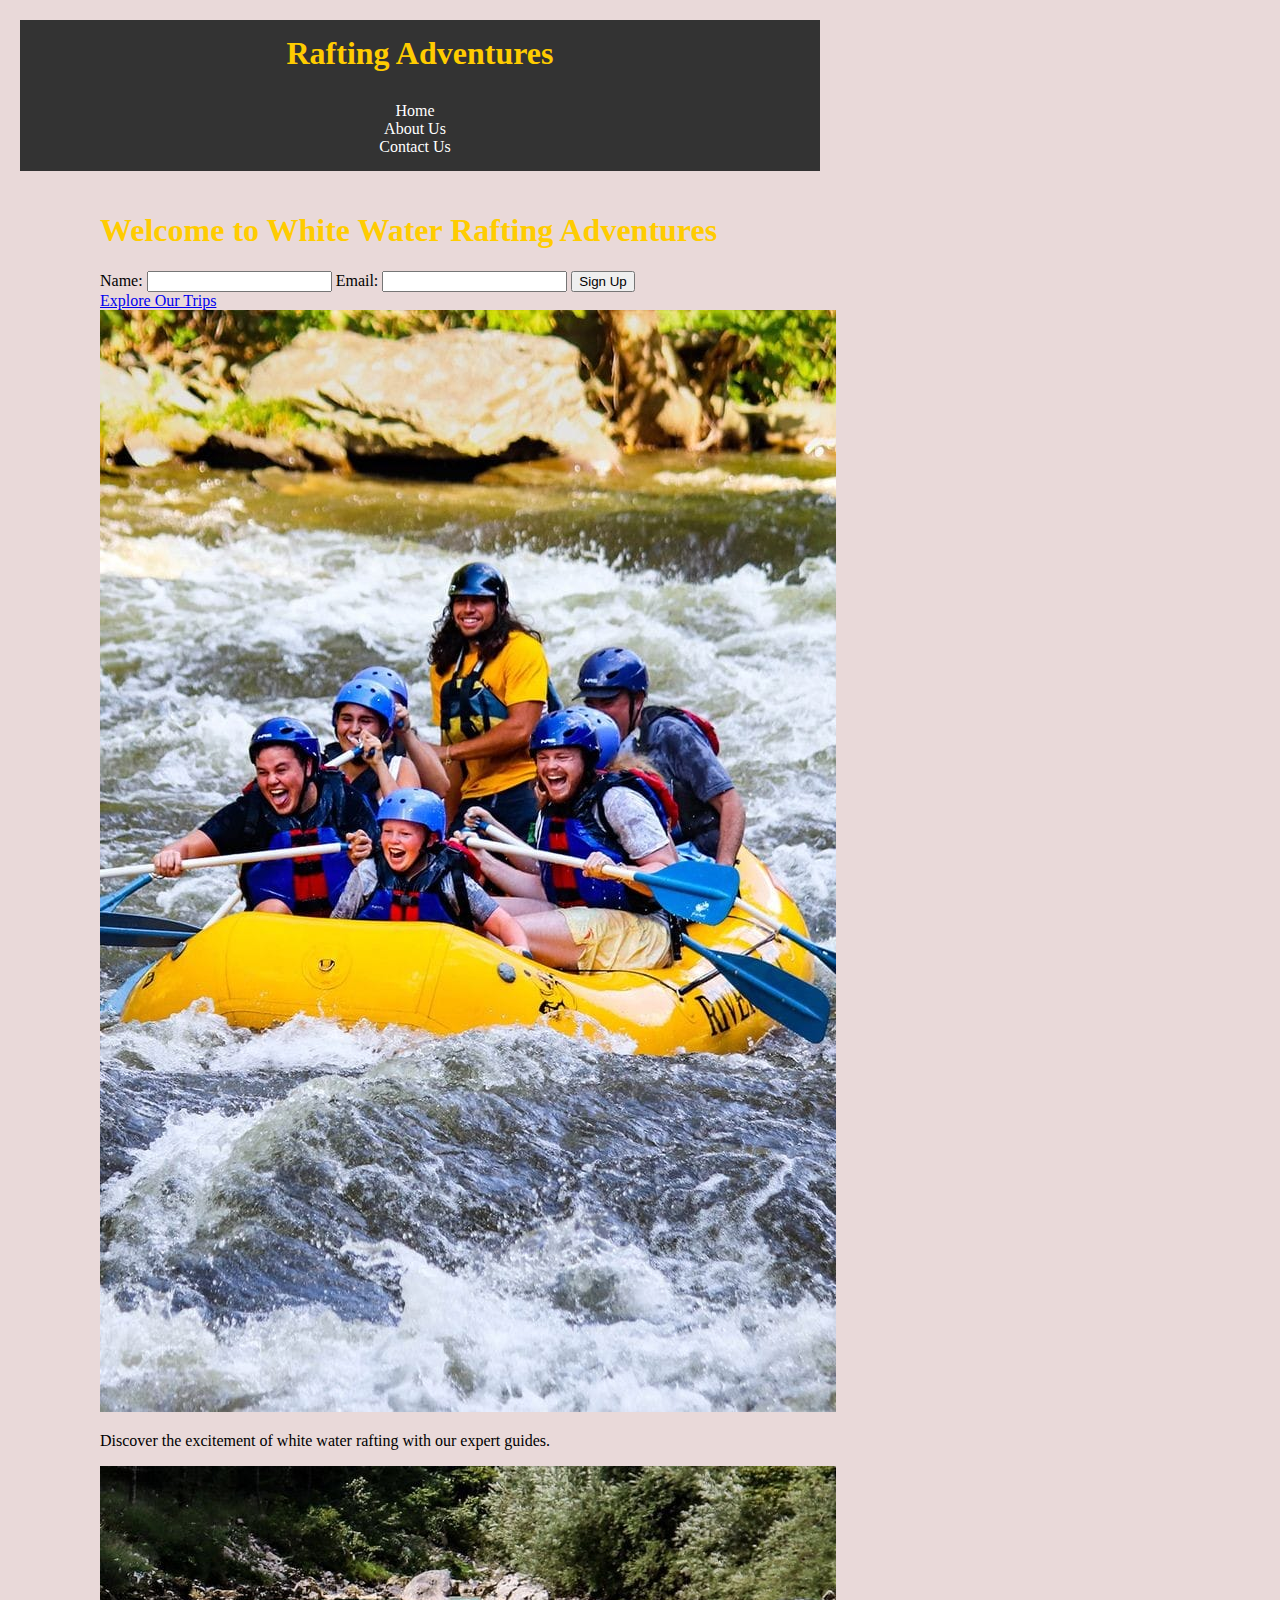
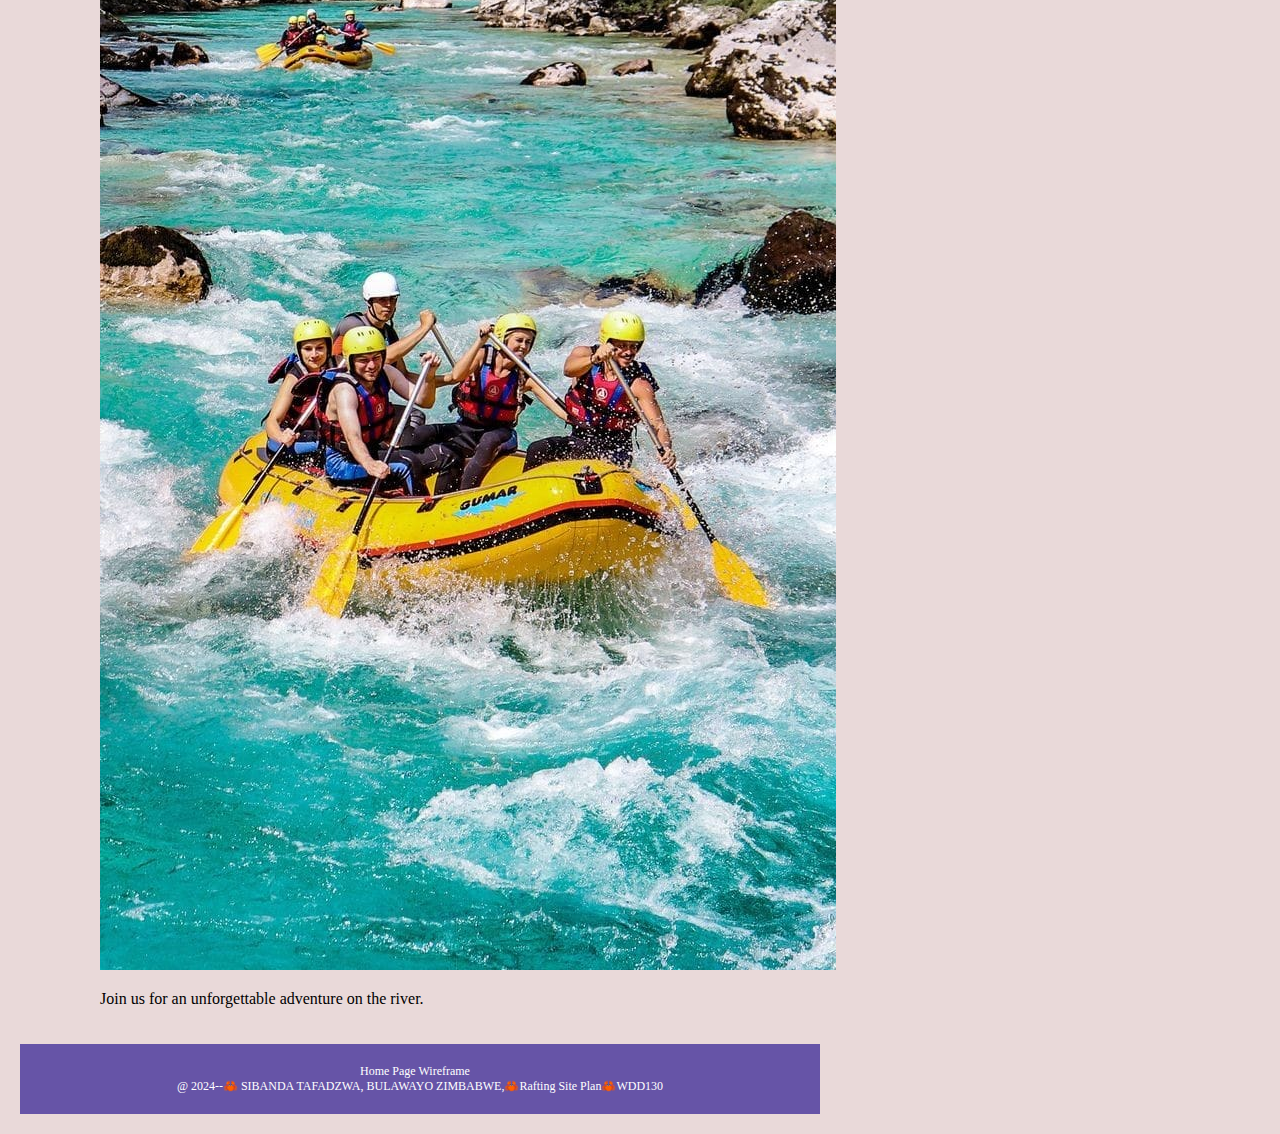
<file: wwr/home.html>
<!DOCTYPE html>
<html lang="en">
<head>
  <meta charset="UTF-8">
  <meta name="viewport" content="width=device-width, initial-scale=1.0">
  <title>Home - White Water Rafting</title>
  <meta name="description" content="Experience the thrill of white water rafting with our expert guides. Sign up for our newsletter and explore our exciting trips.">
  <link rel="stylesheet" href="styles/rafting.css">
</head>
<body>
  <header>
    <!-- Header content copied from other pages -->
    <h1>Rafting Adventures</h1>
  </header>
  <nav>
    <!-- Navigation content copied from other pages -->
    <ul>
        <li><a href="index.html">Home</a></li>
        <li><a href="about.html">About Us</a></li>
        <li><a href="contact.html">Contact Us</a></li>
    </ul>
  </nav>
  <main>
    <div class="hero-image">
      <h1>Welcome to White Water Rafting Adventures</h1>
    </div>
    <form class="newsletter-signup">
      <label for="name">Name:</label>
      <input type="text" id="name" name="name" required>
      <label for="email">Email:</label>
      <input type="email" id="email" name="email" required>
      <button type="submit">Sign Up</button>
    </form>
    <a href="trips.html" class="cta">Explore Our Trips</a>
    <div class="grid-container">
      <div class="grid-item">
        <img src="images/WhatsApp 2.jpeg" alt="Rafting Image 1">
        <p>Discover the excitement of white water rafting with our expert guides.</p>
      </div>
      <div class="grid-item">
        <img src="images/WhatsApp 3.jpeg" alt="Rafting Image 2">
        <p>Join us for an unforgettable adventure on the river.</p>
      </div>
    </div>
  </main>
  <footer>
    <a href="images/home-wireframe.png">Home Page Wireframe</a>
    <!-- Footer content copied from other pages -->
    <p>@ 2024--🦀 SIBANDA TAFADZWA, BULAWAYO ZIMBABWE,🦀Rafting Site Plan🦀WDD130</p>
  </footer>
</body>
</html>
</file>
<file: Styles/styles.css>
/* General Styling */
body {
  font-family: Arial, sans-serif; /* Sets a clean and readable font */
  background-color: #f4f4f9; /* Light gray background for better contrast */
  color: #333; /* Dark gray text for readability */
  margin: 0; /* Removes default browser margin */
  padding: 0; /* Removes default browser padding */
  text-align: center; /* Centers text by default */
}
/* Navbar Styling */
header {
  background-color: #0000FF; /* Blue background for the navbar */
  padding: 1rem 2rem; /* Adds spacing around the navbar */
}

.navbar {
  list-style: none; /* Removes bullet points */
  margin: 0; /* Removes default margin */
  padding: 0; /* Removes default padding */
  display: flex; /* Aligns items horizontally */
  justify-content: flex-end;; /* Aligns links to the right */
  align-items: center; /* Vertically centers items */
}

.navbar li {
  margin-right: 1.5rem; /* Adds spacing between navbar items */
}

.navbar a {
  text-decoration: none; /* Removes underline from links */
  color: rgb(243, 226, 226); /* White text for contrast */
  font-size: 1rem; /* Standard font size */
  font-weight: bold; /* Bold text for emphasis */
  transition: color 0.3s ease, transform 0.3s ease; /* Smooth hover animation */
}

.navbar a:hover {
  color: #7260d6; /* Light blue color on hover */
  transform: scale(1.1); /* Slightly enlarges the text */
}

/* Responsive Design */
@media (max-width: 768px) {
  .navbar {
    flex-direction: column; /* Stacks items vertically */
    align-items: flex-start; /* Aligns items to the left */
  }

  .navbar li {
    margin-bottom: 1rem; /* Adds spacing between items vertically */
  }
}

/* Hero Section Styling */
.hero {
  display: flex; /* Enables flexbox for layout */
  align-items: center; /* Vertically centers items */
  justify-content: space-between; /* Adds space between content and image */
  padding: 2rem; /* Adds spacing inside the section */
  background: linear-gradient(to right, #0000FF, #87CEFA); /* Gradient background for visual appeal */
  color: white; /* White text to contrast with the background */
  min-height: 80vh; /* Ensures the section fills most of the viewport */
  flex-wrap: wrap; /* Allows items to wrap on smaller screens */
}

.hero-content {
  max-width: 600px; /* Limits the content width for readability */
  text-align: left; /* Aligns text to the left for better structure */
}

.hero h1 {
  font-size: 3rem; /* Large font size for the main heading */
  margin: 0; /* Removes default margin */
  font-weight: bold; /* Makes the text bold */
}

.hero h2 {
  font-size: 1.5rem; /* Slightly smaller heading for the subtitle */
  margin: 1rem 0; /* Adds spacing around the subtitle */
  color: #f0f0f0; /* Light gray color for subtle contrast */
}

.hero p {
  font-size: 1.2rem; /* Increases paragraph text size */
  line-height: 1.6; /* Adds space between lines for readability */
  margin-bottom: 2rem; /* Adds spacing below the paragraph */
}

.cta-button {
  background-color: #ffffff; /* White button background */
  color: #3131b9; /* Blue text for contrast */
  padding: 0.8rem 1.5rem; /* Adds padding inside the button */
  font-size: 1rem; /* Standard font size for buttons */
  border: none; /* Removes default border */
  border-radius: 5px; /* Rounds the button corners */
  cursor: pointer; /* Changes the cursor to a pointer on hover */
  transition: background-color 0.3s ease, transform 0.3s ease; /* Smooth transition for hover effects */
}

.cta-button:hover {
  background-color: #86bee0; /* Changes background on hover */
  transform: scale(1.05); /* Slightly enlarges the button */
}

.hero-image {
  max-width: 400px; /* Limits image width */
  flex: 1; /* Ensures the image adjusts proportionally */
}

.hero-image img {
  width: 100%; /* Ensures the image scales to its container */
  border-radius: 10px; /* Rounds the image corners */
  box-shadow: 0 4px 8px rgba(0, 0, 0, 0.2); /* Adds a subtle shadow around the image */
}

/* Skills Section Styling */
.top-skills {
  padding: 2rem; /* Adds spacing around the section */
}

.top-skills h2 {
  font-size: 2rem; /* Large heading for the section title */
  margin-bottom: 2rem; /* Adds spacing below the title */
  color: #0000FF; /* Blue color to match the theme */
}

/* Card Container */
.card-container {
  display: flex; /* Enables flexbox for layout */
  flex-wrap: wrap; /* Allows cards to wrap on smaller screens */
  justify-content: center; /* Centers the cards */
  gap: 1.5rem; /* Adds spacing between cards */
}

/* Individual Card Styling */
.card {
  background-color: #fff; /* White background for the card */
  border-radius: 10px; /* Rounds the card corners */
  box-shadow: 0 4px 8px rgba(0, 0, 0, 0.2); /* Adds a shadow for depth */
  max-width: 300px; /* Limits the card width */
  padding: 1rem; /* Adds padding inside the card */
  text-align: center; /* Centers the text inside the card */
  transition: transform 0.3s ease, box-shadow 0.3s ease; /* Smooth hover animation */
}

.card:hover {
  transform: translateY(-10px); /* Moves the card up slightly on hover */
  box-shadow: 0 8px 16px rgba(0, 0, 0, 0.3); /* Enhances shadow on hover */
}

.card h3 {
  font-size: 1.5rem; /* Large font size for the card title */
  color: darkblue; /* Dark blue color for emphasis */
  margin-bottom: 1rem; /* Adds spacing below the title */
}

.card img {
  width: 100%; /* Ensures the image fills the card width */
  border-radius: 10px; /* Rounds the image corners */
  margin-bottom: 1rem; /* Adds spacing below the image */
}

.card p {
  font-size: 1rem; /* Standard font size for text */
  margin-bottom: 1.5rem; /* Adds spacing below the text */
  color: #555; /* Subtle gray text for readability */
}

/* Button Styling for Cards */
.view-work-btn {
  background-color: #0000FF; /* Blue button background */
  color: white; /* White text for contrast */
  border: none; /* Removes default border */
  padding: 0.5rem 1rem; /* Adds padding inside the button */
  font-size: 1rem; /* Standard font size for buttons */
  border-radius: 5px; /* Rounds the button corners */
  cursor: pointer; /* Changes the cursor to a pointer on hover */
  transition: background-color 0.3s ease, transform 0.3s ease; /* Smooth hover animation */
}

.view-work-btn:hover {
  background-color: darkblue; /* Changes background on hover */
  transform: scale(1.05); /* Slightly enlarges the button */
}

/* Responsive Design */
@media (max-width: 768px) {
  .hero {
    flex-direction: column; /* Stacks hero content and image vertically */
    text-align: center; /* Centers text on smaller screens */
  }

  .hero-content {
    max-width: 100%; /* Allows the content to fill the screen */
    margin-bottom: 2rem; /* Adds spacing below the content */
  }

  .card-container {
    flex-direction: column; /* Stacks cards vertically */
    align-items: center; /* Centers cards */
  }

  .card {
    max-width: 90%; /* Ensures cards are responsive */
  }
}
</file>
<file: Styles/Styles2.css>
/* General Styling */

body {
font-family: Arial, sans-serif;
background-color: #FFFFFF; /* White background */;
color: #03020a; /* Red text */;
margin: 0;
padding: 0;
text-align: center;
}

/* Navbar Styling */
header {
background-color: #4a57cc; /* Red background for the navbar */;
padding: 1rem 2rem;
}

.navbar {
list-style: none;
margin: 0;
padding: 0;
display: flex;
justify-content: flex-end;
align-items: center;
}

.navbar li {
margin-right: 1.5rem;
}

.navbar a {
text-decoration: none;
color: #FFFFFF; /* White text for contrast */
font-size: 1rem;
font-weight: bold;
transition: color 0.3s ease, transform 0.3s ease;
}

.navbar a:hover {
color: #FFFF00; /* Yellow color on hover */
transform: scale(1.1);
}

/* Hero Section Styling */
.hero {
    display: flex; /* Enables flexbox for layout */
    align-items: center; /* Vertically centers items */
    justify-content: space-between; /* Adds space between content and image */
    padding: 2rem; /* Adds spacing inside the section */
    background: linear-gradient(to right, #0000FF, #87CEFA); /* Gradient background for visual appeal */
    color: white; /* White text to contrast with the background */
    min-height: 80vh; /* Ensures the section fills most of the viewport */
    flex-wrap: wrap; /* Allows items to wrap on smaller screens */
  }
  
  .hero-content {
    max-width: 600px; /* Limits the content width for readability */
    text-align: left; /* Aligns text to the left for better structure */
  }
  
  .hero h1 {
    font-size: 3rem; /* Large font size for the main heading */
    margin: 0; /* Removes default margin */
    font-weight: bold; /* Makes the text bold */
  }
  
  .hero h2 {
    font-size: 1.5rem; /* Slightly smaller heading for the subtitle */
    margin: 1rem 0; /* Adds spacing around the subtitle */
    color: #f0f0f0; /* Light gray color for subtle contrast */
  }
  
  .hero p {
    font-size: 1.2rem; /* Increases paragraph text size */
    line-height: 1.6; /* Adds space between lines for readability */
    margin-bottom: 2rem; /* Adds spacing below the paragraph */
  }
  

  .cta-button {
    background-color: #ffffff; /* White button background */
    color: #0000FF; /* Blue text for contrast */
    padding: 0.8rem 1.5rem; /* Adds padding inside the button */
    font-size: 1rem; /* Standard font size for buttons */
    border: none; /* Removes default border */
    border-radius: 5px; /* Rounds the button corners */
    cursor: pointer; /* Changes the cursor to a pointer on hover */
    transition: background-color 0.3s ease, transform 0.3s ease; /* Smooth transition for hover effects */
  }
  
  .cta-button:hover {
    background-color: #87CEFA; /* Changes background on hover */
    transform: scale(1.05); /* Slightly enlarges the button */
  }
  
  .hero-image {
    max-width: 400px; /* Limits image width */
    flex: 1; /* Ensures the image adjusts proportionally */
  }
  
  .hero-image img {
    width: 100%; /* Ensures the image scales to its container */
    border-radius: 10px; /* Rounds the image corners */
    box-shadow: 0 4px 8px rgba(0, 0, 0, 0.2); /* Adds a subtle shadow around the image */
  }
  
/* Skills Section Styling */
.top-skills {
padding: 2rem;
}

.top-skills h2 {
font-size: 2rem;
margin-bottom: 2rem;
color: #FF0000; /* Red color to match the theme */
}

/* Card Container */
.card-container {
display: flex;
flex-wrap: wrap;
justify-content: center;
gap: 1.5rem;
}

 /* Card Container */
.card-container {
    display: flex; /* Enables flexbox for layout */
    flex-wrap: wrap; /* Allows cards to wrap on smaller screens */
    justify-content: center; /* Centers the cards */
    gap: 1.5rem; /* Adds spacing between cards */
  }
  
  /* Individual Card Styling */
  .card {
    background-color: #fff; /* White background for the card */
    border-radius: 10px; /* Rounds the card corners */
    box-shadow: 0 4px 8px rgba(0, 0, 0, 0.2); /* Adds a shadow for depth */
    max-width: 300px; /* Limits the card width */
    padding: 1rem; /* Adds padding inside the card */
    text-align: center; /* Centers the text inside the card */
    transition: transform 0.3s ease, box-shadow 0.3s ease; /* Smooth hover animation */
  }
  
  .card:hover {
    transform: translateY(-10px); /* Moves the card up slightly on hover */
    box-shadow: 0 8px 16px rgba(0, 0, 0, 0.3); /* Enhances shadow on hover */
  }
  
  .card h3 {
    font-size: 1.5rem; /* Large font size for the card title */
    color: darkblue; /* Dark blue color for emphasis */
    margin-bottom: 1rem; /* Adds spacing below the title */
  }
  
  .card img {
    width: 100%; /* Ensures the image fills the card width */
    border-radius: 10px; /* Rounds the image corners */
    margin-bottom: 1rem; /* Adds spacing below the image */
  }
  
  .card p {
    font-size: 1rem; /* Standard font size for text */
    margin-bottom: 1.5rem; /* Adds spacing below the text */
    color: #555; /* Subtle gray text for readability */
  }
  
  /* Button Styling for Cards */
  .view-work-btn {
    background-color: #0000FF; /* Blue button background */
    color: white; /* White text for contrast */
    border: none; /* Removes default border */
    padding: 0.5rem 1rem; /* Adds padding inside the button */
    font-size: 1rem; /* Standard font size for buttons */
    border-radius: 5px; /* Rounds the button corners */
    cursor: pointer; /* Changes the cursor to a pointer on hover */
    transition: background-color 0.3s ease, transform 0.3s ease; /* Smooth hover animation */
  }
  
  .view-work-btn:hover {
    background-color: darkblue; /* Changes background on hover */
    transform: scale(1.05); /* Slightly enlarges the button */
  }
  
  /* Responsive Design */
  @media (max-width: 768px) {
    .hero {
      flex-direction: column; /* Stacks hero content and image vertically */
      text-align: center; /* Centers text on smaller screens */
    }
  
    .hero-content {
      max-width: 100%; /* Allows the content to fill the screen */
      margin-bottom: 2rem; /* Adds spacing below the content */
    }
  
    .card-container {
      flex-direction: column; /* Stacks cards vertically */
      align-items: center; /* Centers cards */
    }
  
    .card {
      max-width: 90%; /* Ensures cards are responsive */
    }
  }
</file>
<file: styles/quiz.css>
/* CSS for quiz form layout */

/* Apply box-sizing to all elements */
* {
    box-sizing: border-box;
  }
  
  /* Style the form container */
  form {
    max-width: 600px;
    margin: 0 auto;
  }
  
  /* Style form elements */
  label,
  input,
  textarea,
  select,
  button {
    display: block;
    margin-bottom: 20px;
    width: 100%;
  }
  
  /* Style the submit button */
  button[type="submit"] {
    padding: 10px 20px;
    background-color: #007bff;
    color: #fff;
    border: none;
    cursor: pointer;
  }
  
  /* Optional: Add additional styling as needed */
</file>
<file: wwr/Styles/rafting.css>
/* Global Styles */

:root {
    --primary-color: #505033;
    --secondary-color: #264969;
    --accent1-color: #cfcfb4;
    --accent2-color: #b4cde4;
    --font-family: 'Roboto', sans-serif;
    --heading-font: 'Georgia', serif;
    }
    
    *{
    box-sizing: border-box;
    margin: 0;
    padding: 0;
    }
    
    body {
    font-family: var(--font-family);
    line-height: 1.6;
    color: #333;
    background-color: #f9f9f9;
    }

    body {
        font-family: 'Lato', sans-serif;
      }
      
      h1, h2, h3 {
        font-family: 'Montserrat', sans-serif;
      }
      
      .optional-class {
        font-family: 'Open Sans', sans-serif;
      }
    
    /* Header Styles */
    
    header {
        background-color: var(--primary-color);
        padding: 20px;
        display: flex;
        justify-content: space-between;
        align-items: center;
        position: relative;
      }

     header {
        display: grid;
        grid-template-columns: 1fr 2fr;
      }
    
      header nav {
       display: flex;
       justify-content: space-between;
       align-items: center;
       }
    
      header nav ul {
       list-style: none;
       margin: 0;
       padding: 0;
       display: flex;
      }
    
      header nav li {
      margin-right: 20px;
      }
    
      header nav a {
      color: #fff;
      text-decoration: none;
       transition: color 0.2s ease;
     }
    
      header nav a:hover {
      color: var(--secondary-color);
      }
    
    /* Logo Styles */
    
    .logo-container {
        margin-left: 50px;
        display: inline-block;
        vertical-align: middle;
      }
      
      .logo {
        width: 150px;
        height: 150px;
        border-radius: 50%;
        margin: 20px;
      }

      /* Nav Center Styles */

     .nav-center {
      text-align: center;
      flex: 1;
     }

     .nav-center {
      display: flex;
      justify-content: space-between;
     }

    .nav-center ul {
      list-style: none;
      margin: 0;
      padding: 0;
      display: flex;
      justify-content: space-around;
     }

     .nav-center li {
      margin-right: 30px;
      flex: 1;
     }

     .nav-center a {
      color: #fff;
      text-decoration: none;
      transition: color 0.2s ease;
     }

     .nav-center a:hover {
     color: var(--secondary-color);
     }
    
    /* Hero Styles */
    
    .hero {
        position: relative;
        background-size: cover;
        background-position: center;
        height: 600px;
        width: 1500px;
        background-image: linear-gradient(rgba(0, 0, 0, 0.5), rgba(0, 0, 0, 0.5)), url('../images/hero-image.jpeg');
        background-repeat: no-repeat;
        background-attachment: fixed;
    }

    
    .hero h1 {
        position: absolute;
        top: 10%; /* Changed from 50% to 10% */
        left: 50%;
        transform: translate(-50%, 0); /* Removed -50% on Y-axis */
        color: #fff;
        font-size: 48px;
        font-family: var(--heading-font);
        text-align: center;
      }
      
      .hero img { float: right; margin-left: 20px; }

    .hero p {
        position: absolute;
        top: 60%;
        left: 50%;
        transform: translate(-50%, -50%);
        color: #380303;
        font-size: 18px;
        text-align: center;
    }

    .hero-title {
      color: #fff;
      font-size: 36px;
      margin-bottom: 20px;
    }
    
    .hero button {
        position: absolute;
        top: 70%;
        left: 50%;
        transform: translate(-50%, -50%);
        background-color: var(--primary-color);
        color: #fff;
        border: none;
        padding: 10px 20px;
        font-size: 18px;
        cursor: pointer;
    }
    
    .hero button:hover {
        background-color: var(--secondary-color);
    }

    .adventures {
      display: grid;
      grid-template-columns: repeat(5, 1fr);
      gap: 1rem;
      padding: 2rem;
      }
      
      .adventures figure {
      margin: 0;
      }
      
      .adventures img {
      width: 100%;
      height: auto;
      border-radius: 10px;
      }
      
      .adventures figcaption {
      text-align: center;
      margin-top: 0.5rem;
      font-style: italic;
      }
      
      
  
    /* Client Image Styles */
    
    .happy-client {
        position: absolute;
        top: 66%;
        left: 50%;
        transform: translate(-50%, -50%);
        text-align: center;
        color: #fff;
      }
      
      .happy-client img {
        width: 100px;
        height: 100px;
        border-radius: 50%;
        margin-bottom: 20px;
      }  
      
    /* Article Styles */
    
    article {
    position: absolute;
    bottom: 20px;
    left: 20px;
    background-color: rgba(255, 255, 255, 0.5);
    padding: 20px;
    width: 50%;
    }
    
    article img {
    float: right;
    margin: 10px;
    width: 100px;
    height: 100px;
    border-radius: 50%;
    }


    .map-iframe {
      width: 100%;
      height: 400px;
      border: 0;
    }

    input[type="radio"] {
      accent-color: #008000; /* Change this to your desired color */
    }

    iframe {
      border: 0;
      width: 50%;
      height: 400px;
      }

    .team-members {
      display: grid;
      grid-template-columns: repeat(3, 1fr);
      gap: 20px;
    }
    
    .team-member {
      display: flex;
      flex-direction: column;
      align-items: center;
    }
    
    .team-member img {
      border-radius: 50%;
    }

    
    
    
    /* Social Media Styles */
    
    .social-media {
        position: absolute;
        bottom: 20px;
        left: 20px; /* Changed from 50% to 20px */
        transform: translate(0, 0); /* Removed translateX(-50%) */
        text-align: left; /* Changed from center to left */
      }
      
      .social-media a {
        margin-right: 20px;
      }
      
    
    .sociallinks img {
    width: 24px;
    height: 24px;
    }

    .social-media a { text-decoration: none; }
    
    /* Footer Styles */

    footer {
      background-color: var(--primary-color);
      color: #fff;
      text-align: center;
      padding: 20px;
      display: flex;
      justify-content: space-between;
      align-items: center;
     }
    
    footer p {
    margin-bottom: 10px;
    }

    .sociallinks {
      margin-left: 20px;
     }
  
    .sociallinks a {
      margin-right: 20px;
    }
  
    .sociallinks img {
      width: 24px;
      height: 24px;
     }
      

      
      .trip img {
      width: 500px;
      height: 500px;
      }
</file>
<file: wwr/styles/rafting.css>
/* General styles */
body {
    font-family: Arial, sans-serif;
    margin: 0;
    padding: 0;
    background-color: #e9d9d9;
}

header,nav, footer {
    background-color: #333;
    color: #fff;
    text-align: center;
    padding: 15px;
}

header {
    display: grid;
    grid-template-columns: auto 1fr;
    align-items: center;
  }
  
header img {
    width: 60px; /* Adjust as needed */
  height: auto;
  }
  
 header h1 {
    grid-column: 2;
    margin: 0;
  }
  
header nav {
    grid-column: 2;
    display: flex;
    justify-content: space-evenly;
    align-items: center;
  }
  
header nav a {
    padding: 0.5rem;
    text-decoration: none;
    font-weight: 700;
  }

nav ul {
   list-style-type: none;
   margin:0;
   padding:0;
}

nav ul li{
    color: white;
    text-decoration: none;
}

nav ul li a:hover{
    text-decoration: underline;
}

main{
   padding: 20px;
}

#company-infor,#employees,#contact-form{
    margin-bottom: 30px;
}

#company-infor h1,#employees h2,#contact-form h2{
    margin-top: 0;
}

#employees img{
     width: 150px;
     height: auto;
     border-radius: 50%;
}

#contact-form{
    margin-top:20px;
}

#contact-form label{
    display: block;
    margin-top: 10px;
}

#contact-form input[type="text"],
#contact-form input[type="email"]
#contact-form textarea{
    width: 100%;
    padding: 8px;
    margin-top: 5px;
    margin-bottom: 10px;
}

#contact-form button{
    background-color: #4CAF50;
    color: white;
    padding: 10px 20px;
    border: none;
    cursor: pointer;
}

#contact-form button{
    background-color: #45a049;
}

.hero {
    position: relative;
    background-image: url('your-image-url');  /* Replace with the URL of your hero image */
background-size: cov
}

#history {
    display: flex;
    flex-direction: column;
    align-items: center;
  }
  
#history h2 {
    margin-bottom: 1rem;
  }
  
.history-content {
    /* Style as needed */
  }


#adventures {
    text-align: center;
  }
  
#adventures h2 {
    margin-bottom: 1rem;
  }
  
.adventures-grid {
    display: grid;
    grid-template-columns: repeat(auto-fit, minmax(250px, 1fr));
    gap: 1rem;
  }
  
.adventures-grid figure {
    margin: 0;
  }
  
.adventures-grid figcaption {
    /* Style as needed */
  }
  
  

:root {
    --primary-color: #0F66FF;  /* Replace with the primary color from the site plan documentation */
--secondary-color: #FFFFFF; /* Replace with the secondary color from the site plan documentation */
--text-color: #000000;     /* Replace with the text color from the site plan documentation */
/* Add more color variables as needed based on the site plan documentation */
}

img.hero-image {
    float: right;
    margin-left: 10px;  /* Adjust the margin as needed for better spacing around the image */
}



nav a {
    margin-right: 10px;
    color: #fff;
    text-decoration: none;
}
nav ul {
    list-style-type: none;
    margin: 0;
    padding: 0;
}

nav a:hover {
    color: #ffcc00;
}

.active {
    color: #ffcc00;
}

main {
    width: 80%;
    margin: 0 auto;
    padding: 20px;
}

h1, h2, h3, h4, h5 {
    color: #ffcc00;
}
@import url('https://fonts.googleapis.com/css2?family=Open+Sans&display=swap');
body{
    font-family: 'Open Sans',sans-serifs;
    max-width: 800px;
    padding: 20px
}

/* About Us page styles */
.about-us {
    text-align: left;
}

.team-member {
    display: center;
    align-items: center;
    margin-bottom: 10px;
}



.team-member img {
    border-radius: 50%;
    margin-right: 10px;
}

.hero img {
  display: block;
  width: 100%;
  height: auto;
}

.team-member h3 {
    font-size: 1rem;
    margin-bottom: 5px;
}

div .team-member{
    color: rgb(54, 93, 117);
    padding: 10px;
    display: block; 
}

/* Footer styles */
footer a {
    color: #fff;
    margin-right: 10px;
    text-decoration: none;
}

footer a:hover {
    color: #ffcc00;
}

footer {
    background-color: #6654a7;
    padding: 20px;
    color: #fff;
    text-align: center;
    font-size: 12px;

}

footer {
    display: horizontal;
    justify-content: flex-end;
  }
  
footer img {
    width: 40px;
    height: 40px;
    margin-left: 10px;
  }

footer p{
   margin: 0;
}
</file>
